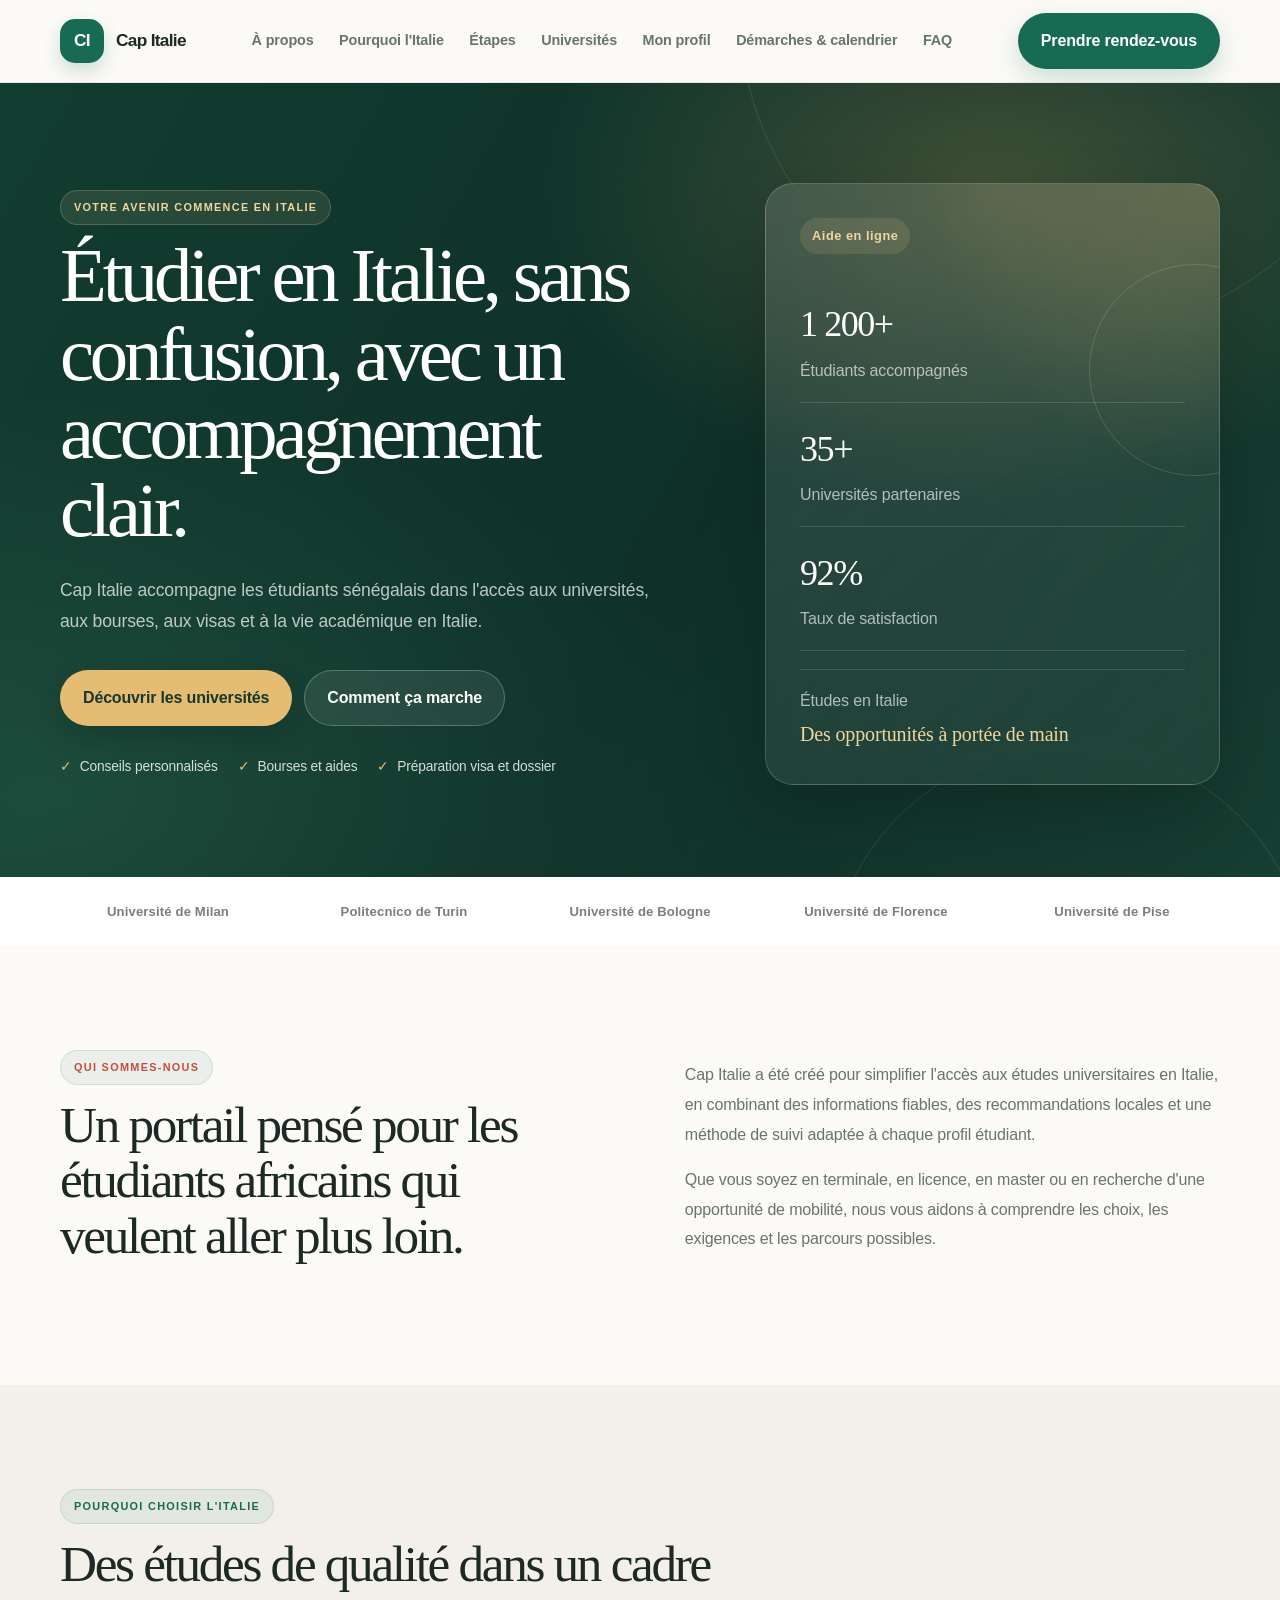
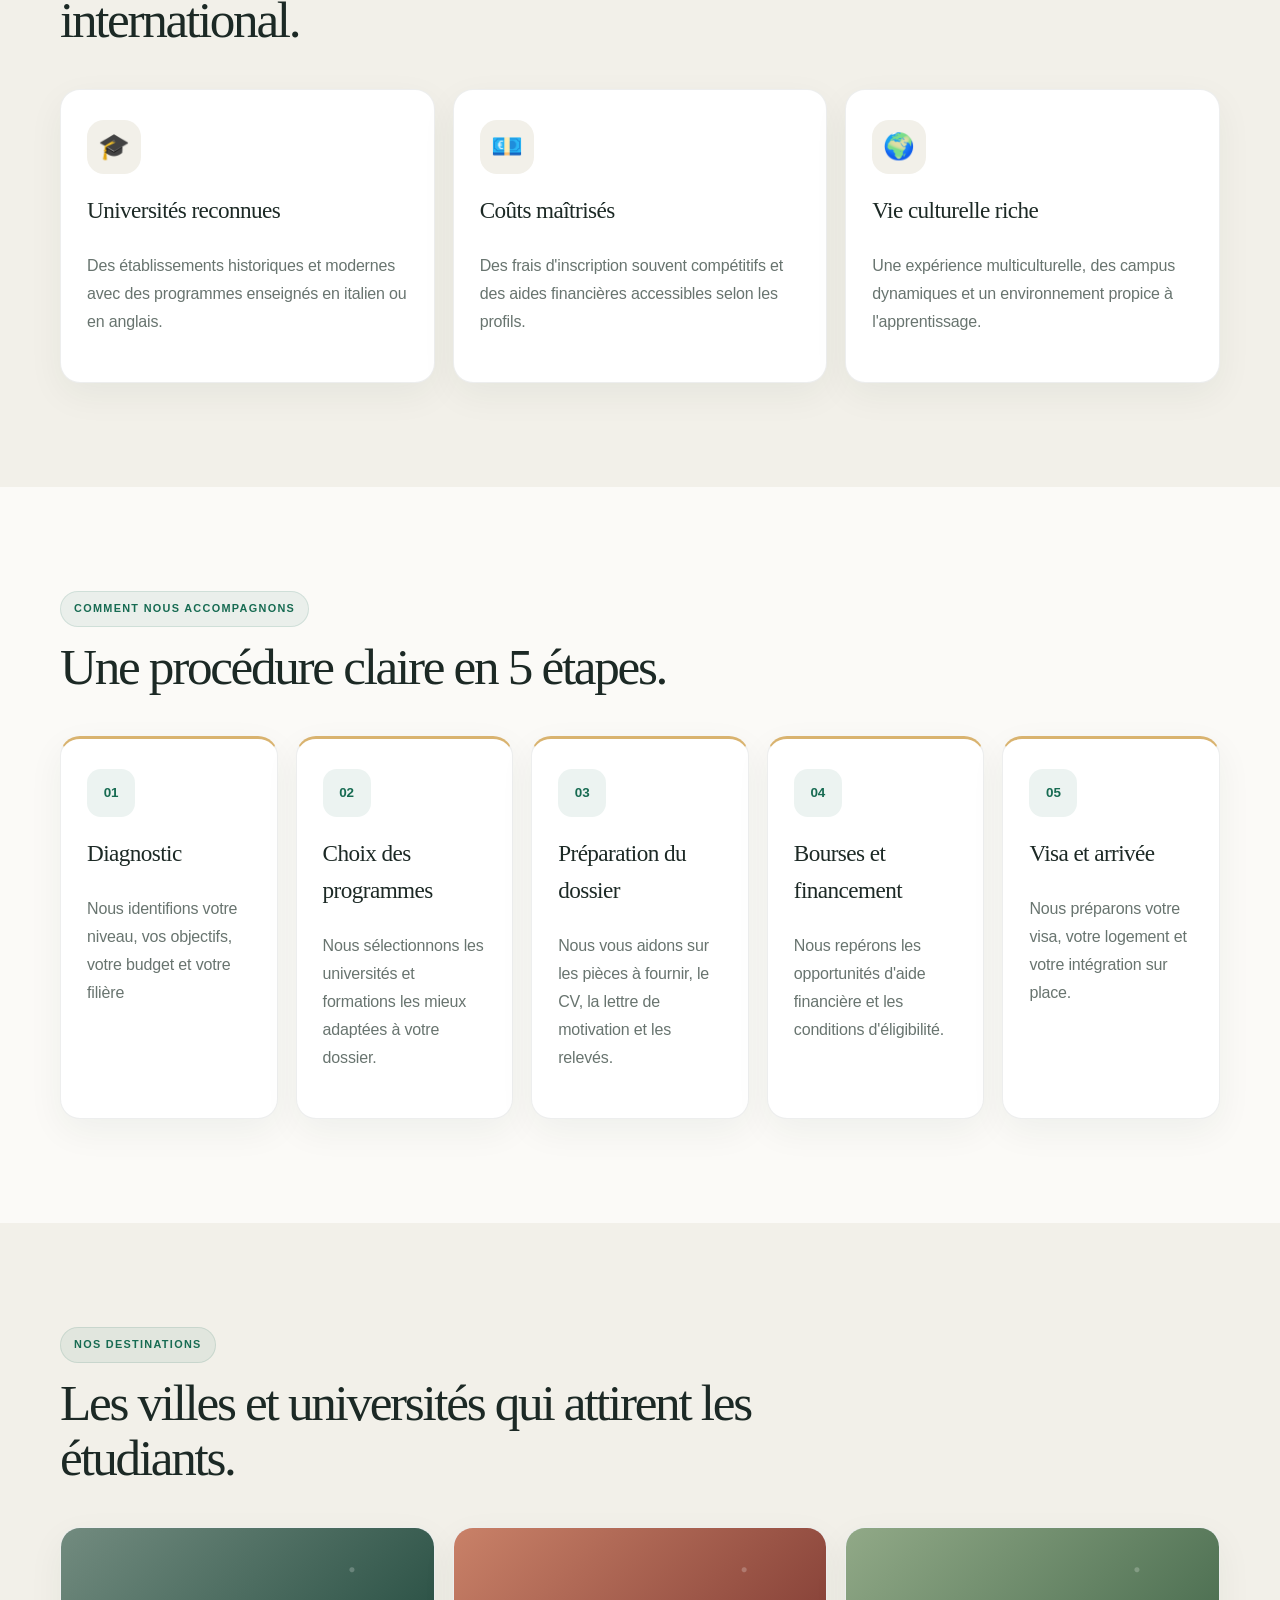
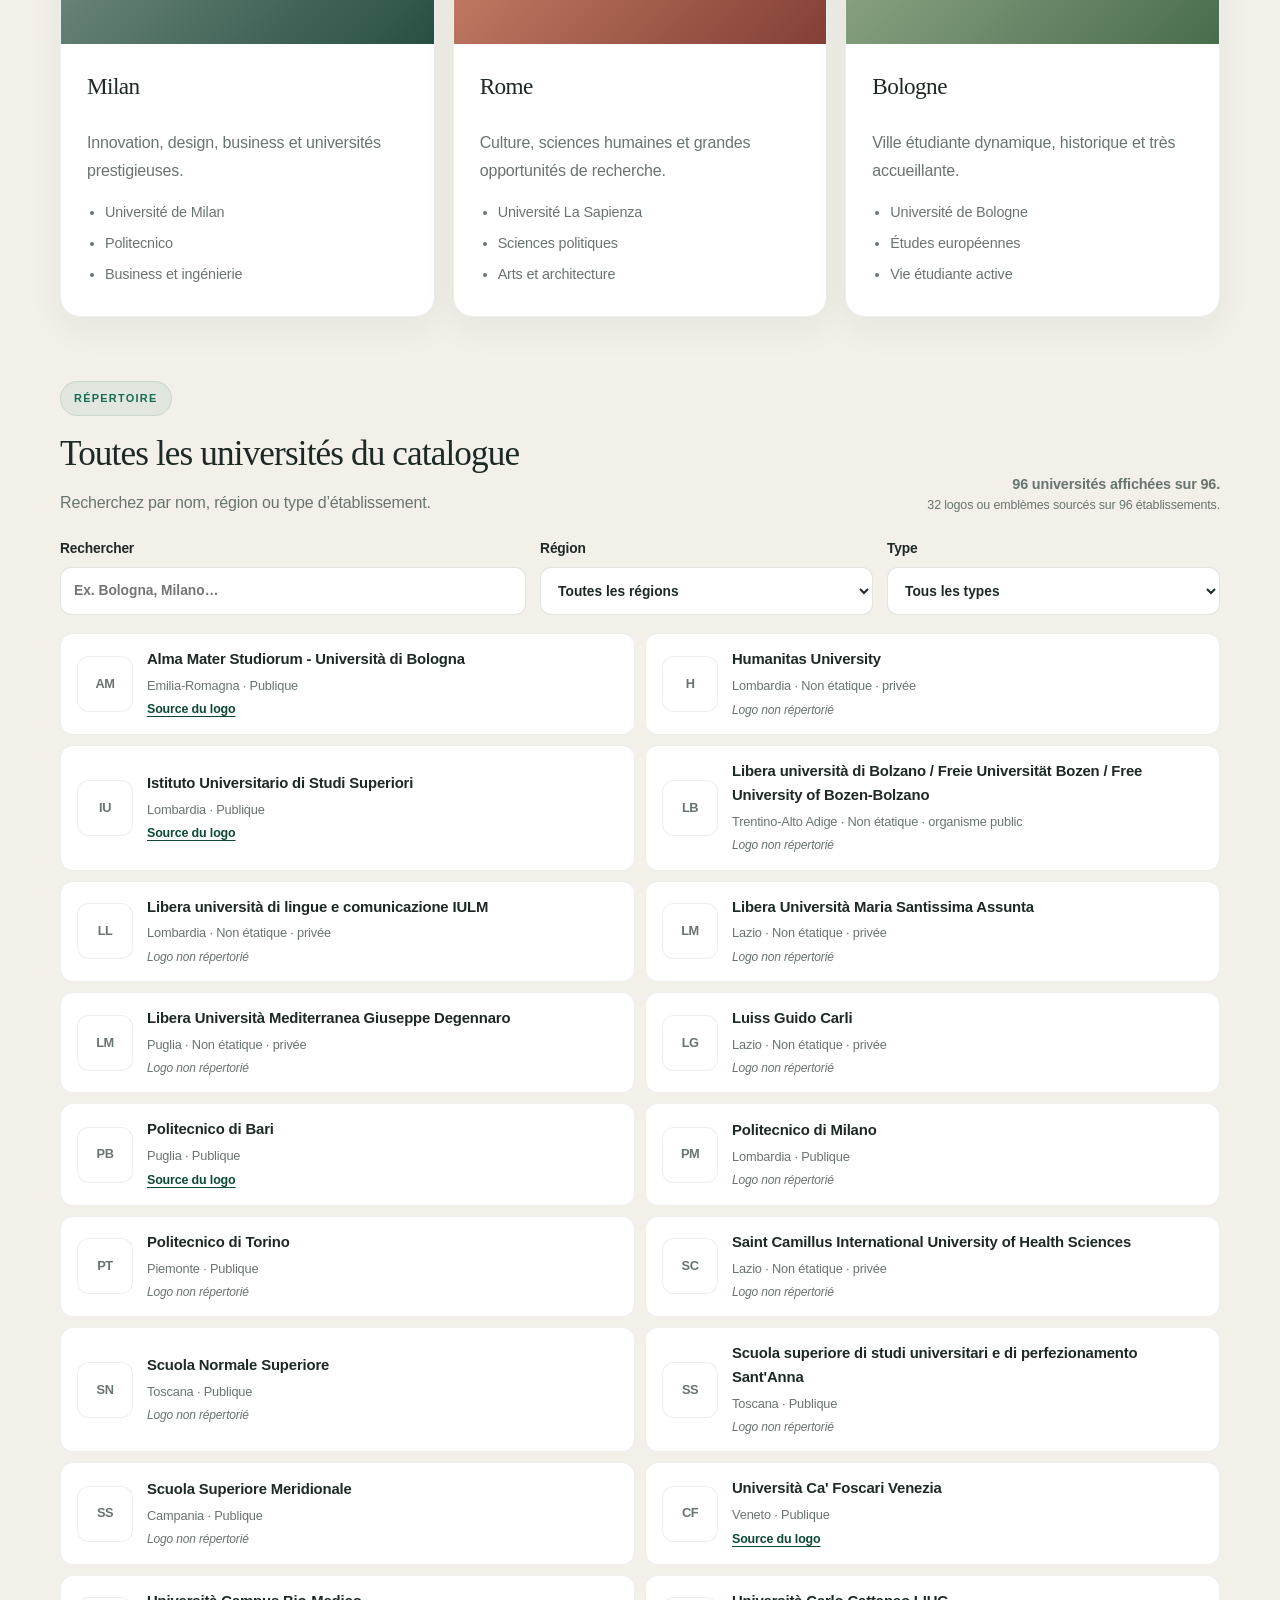
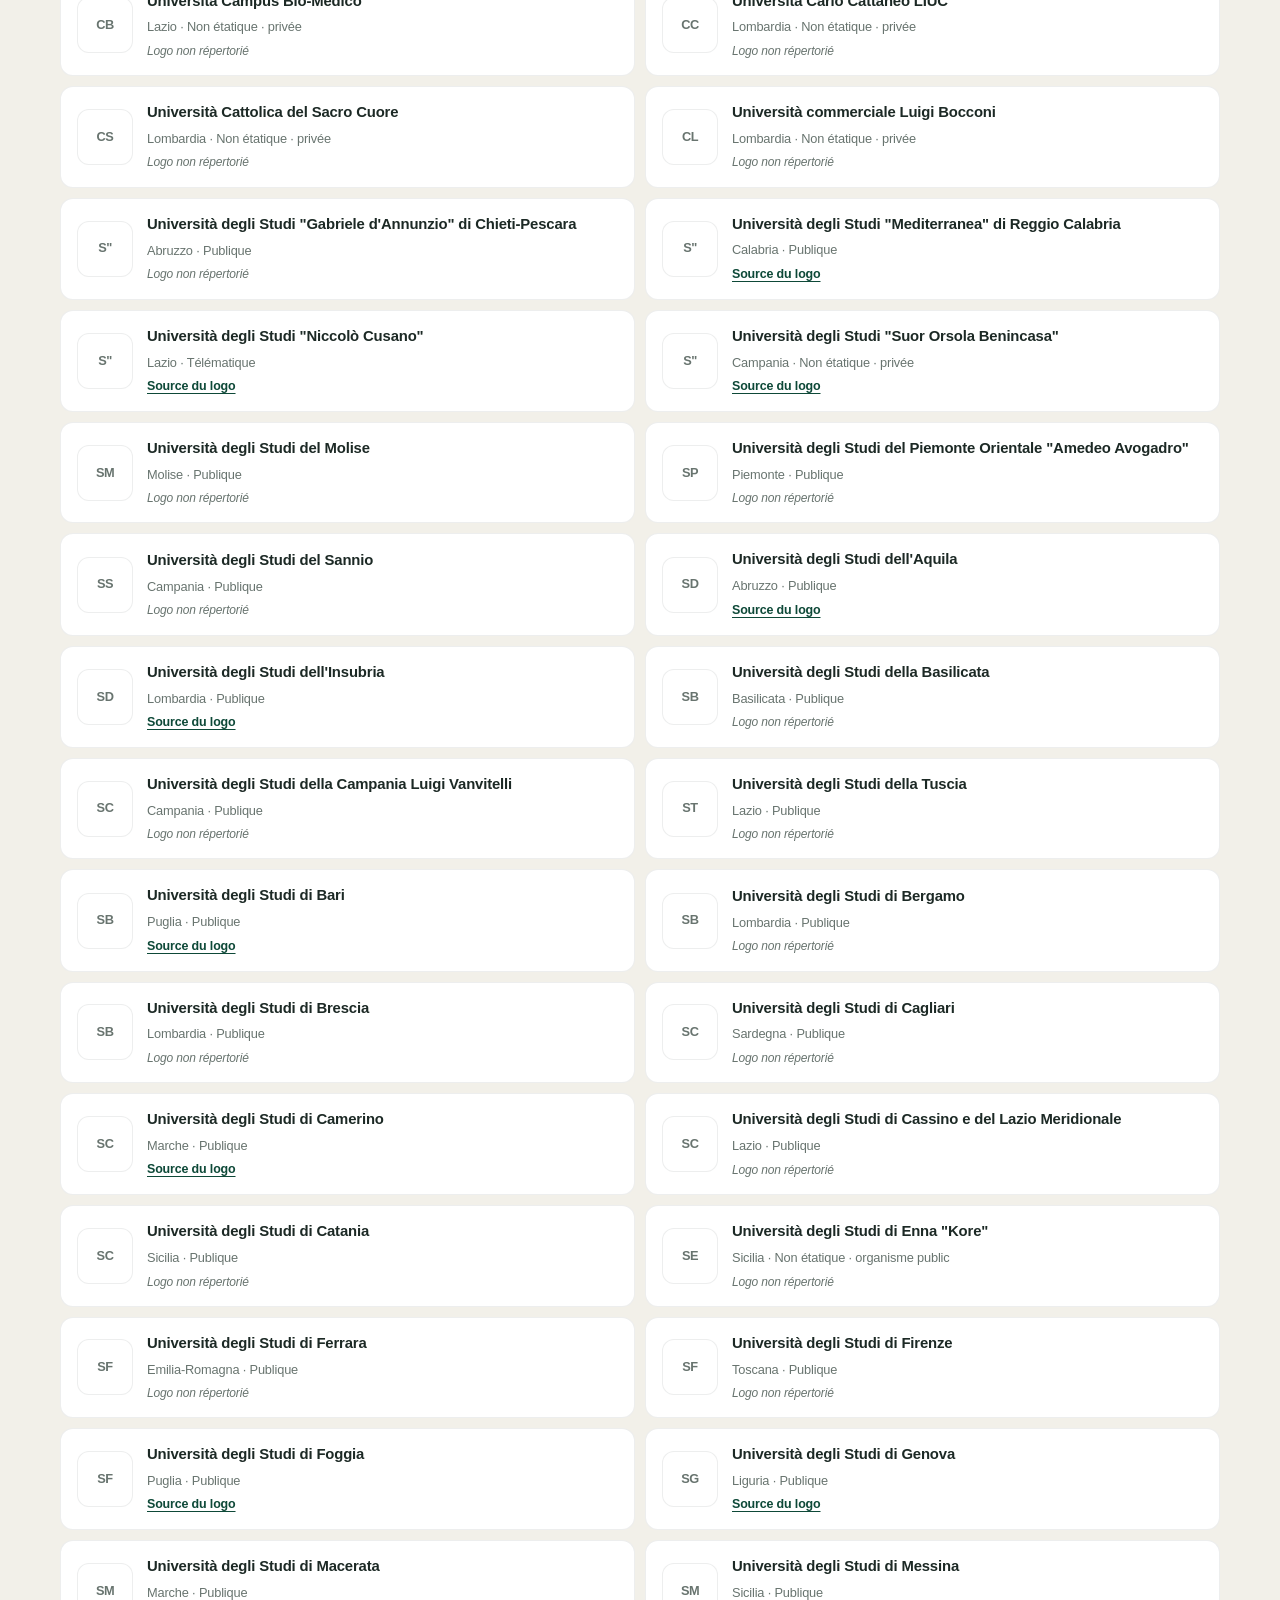
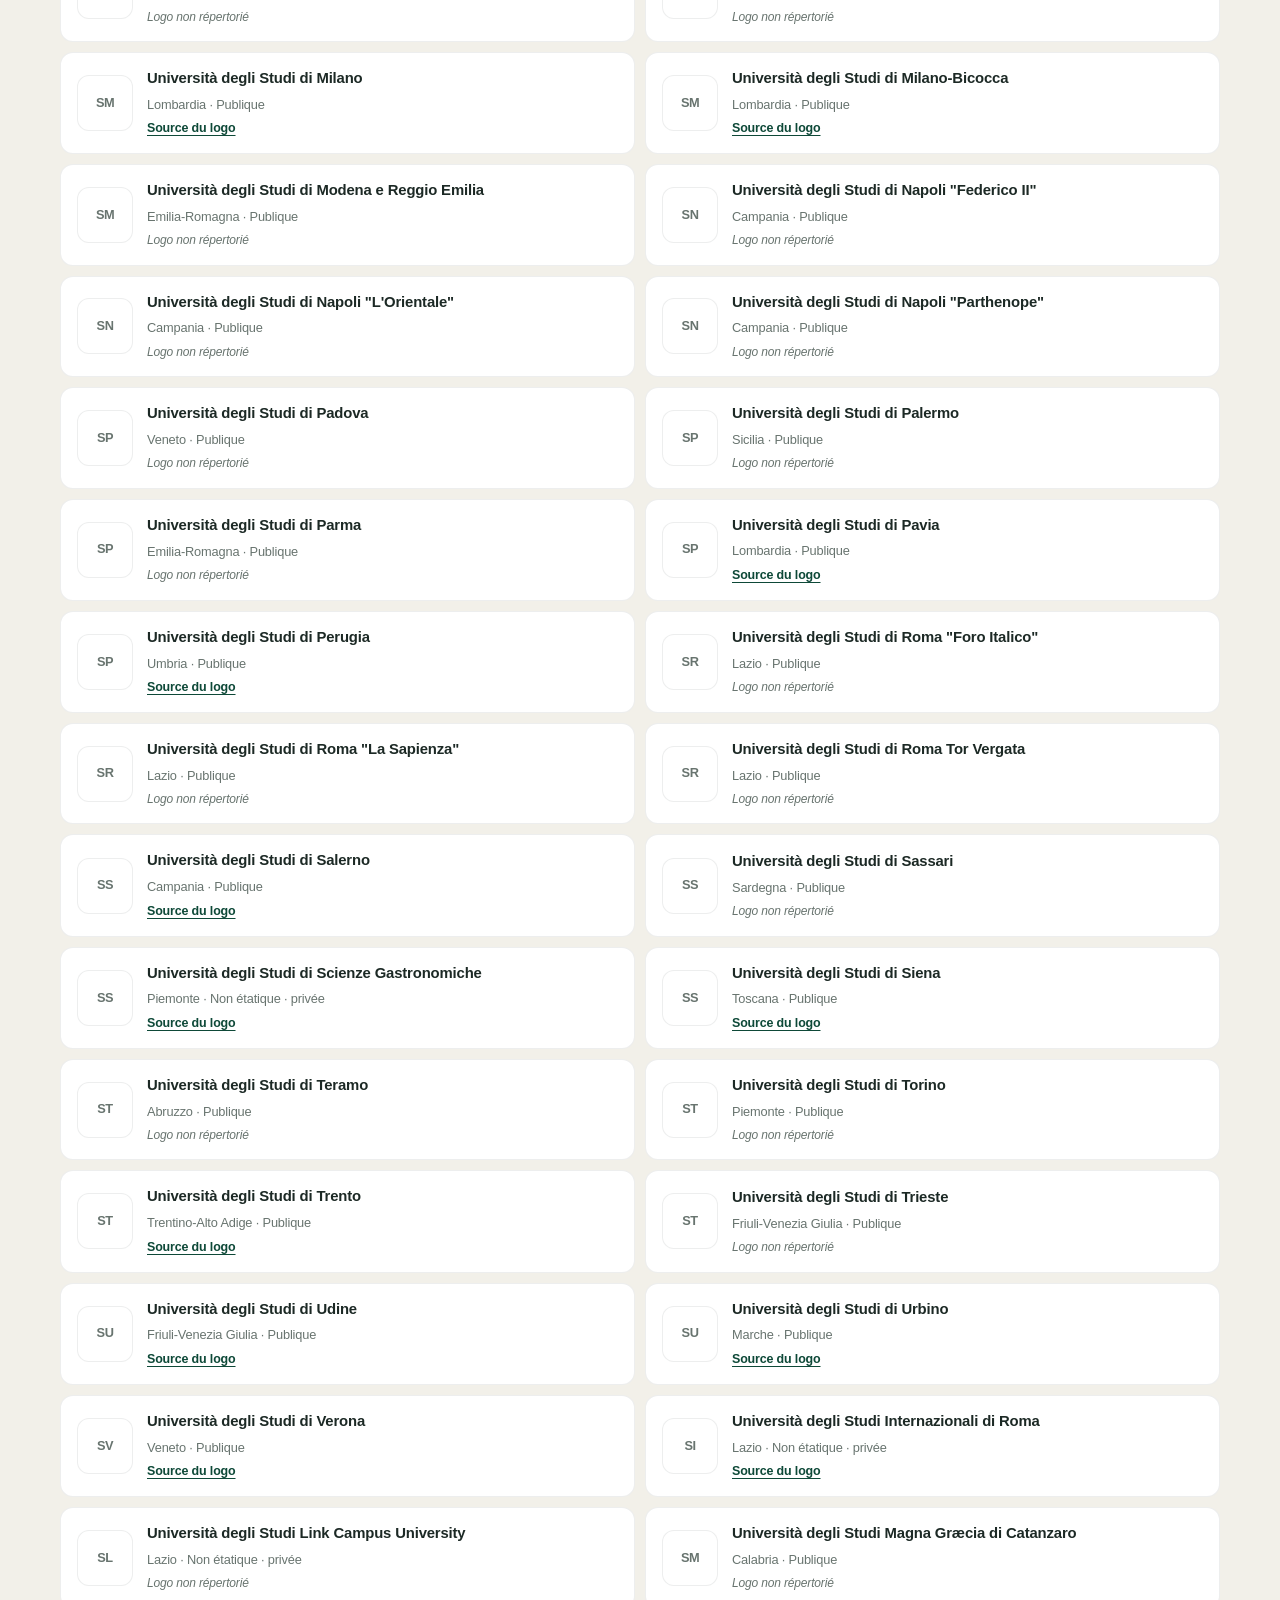
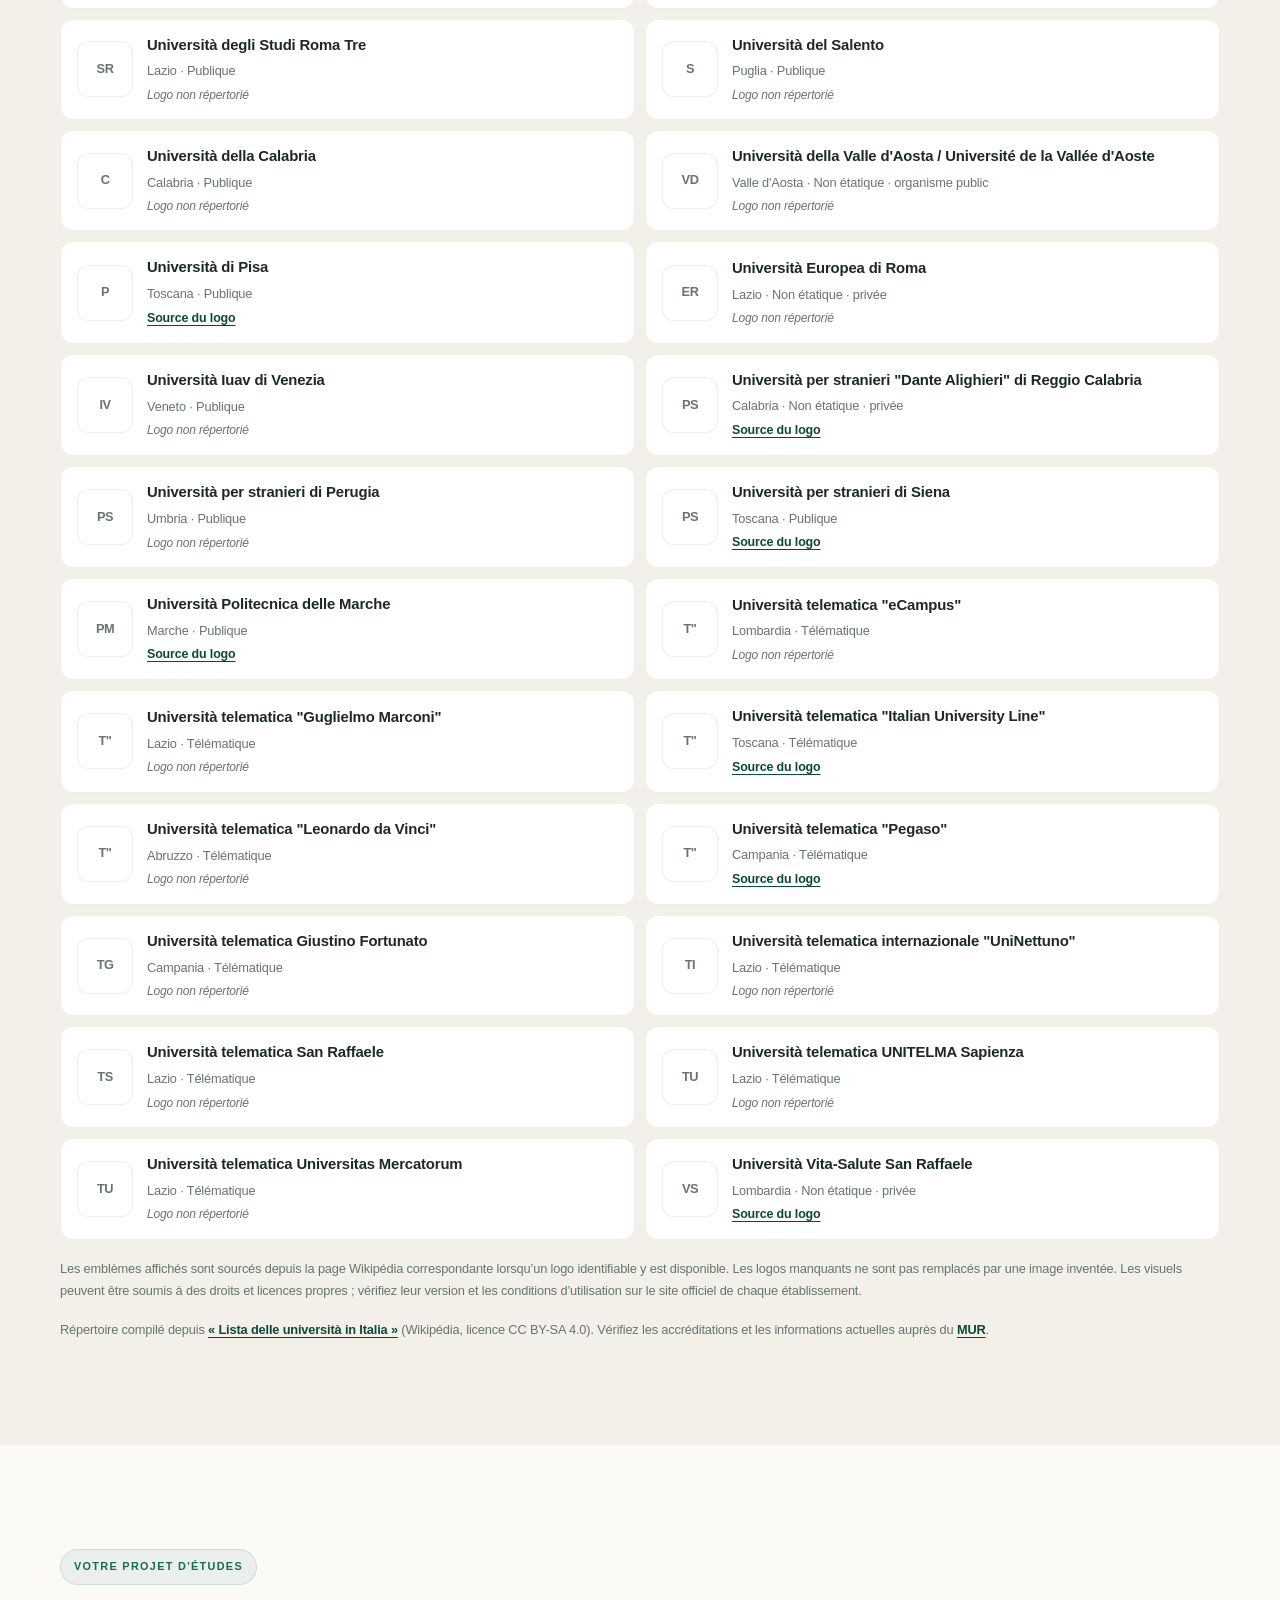
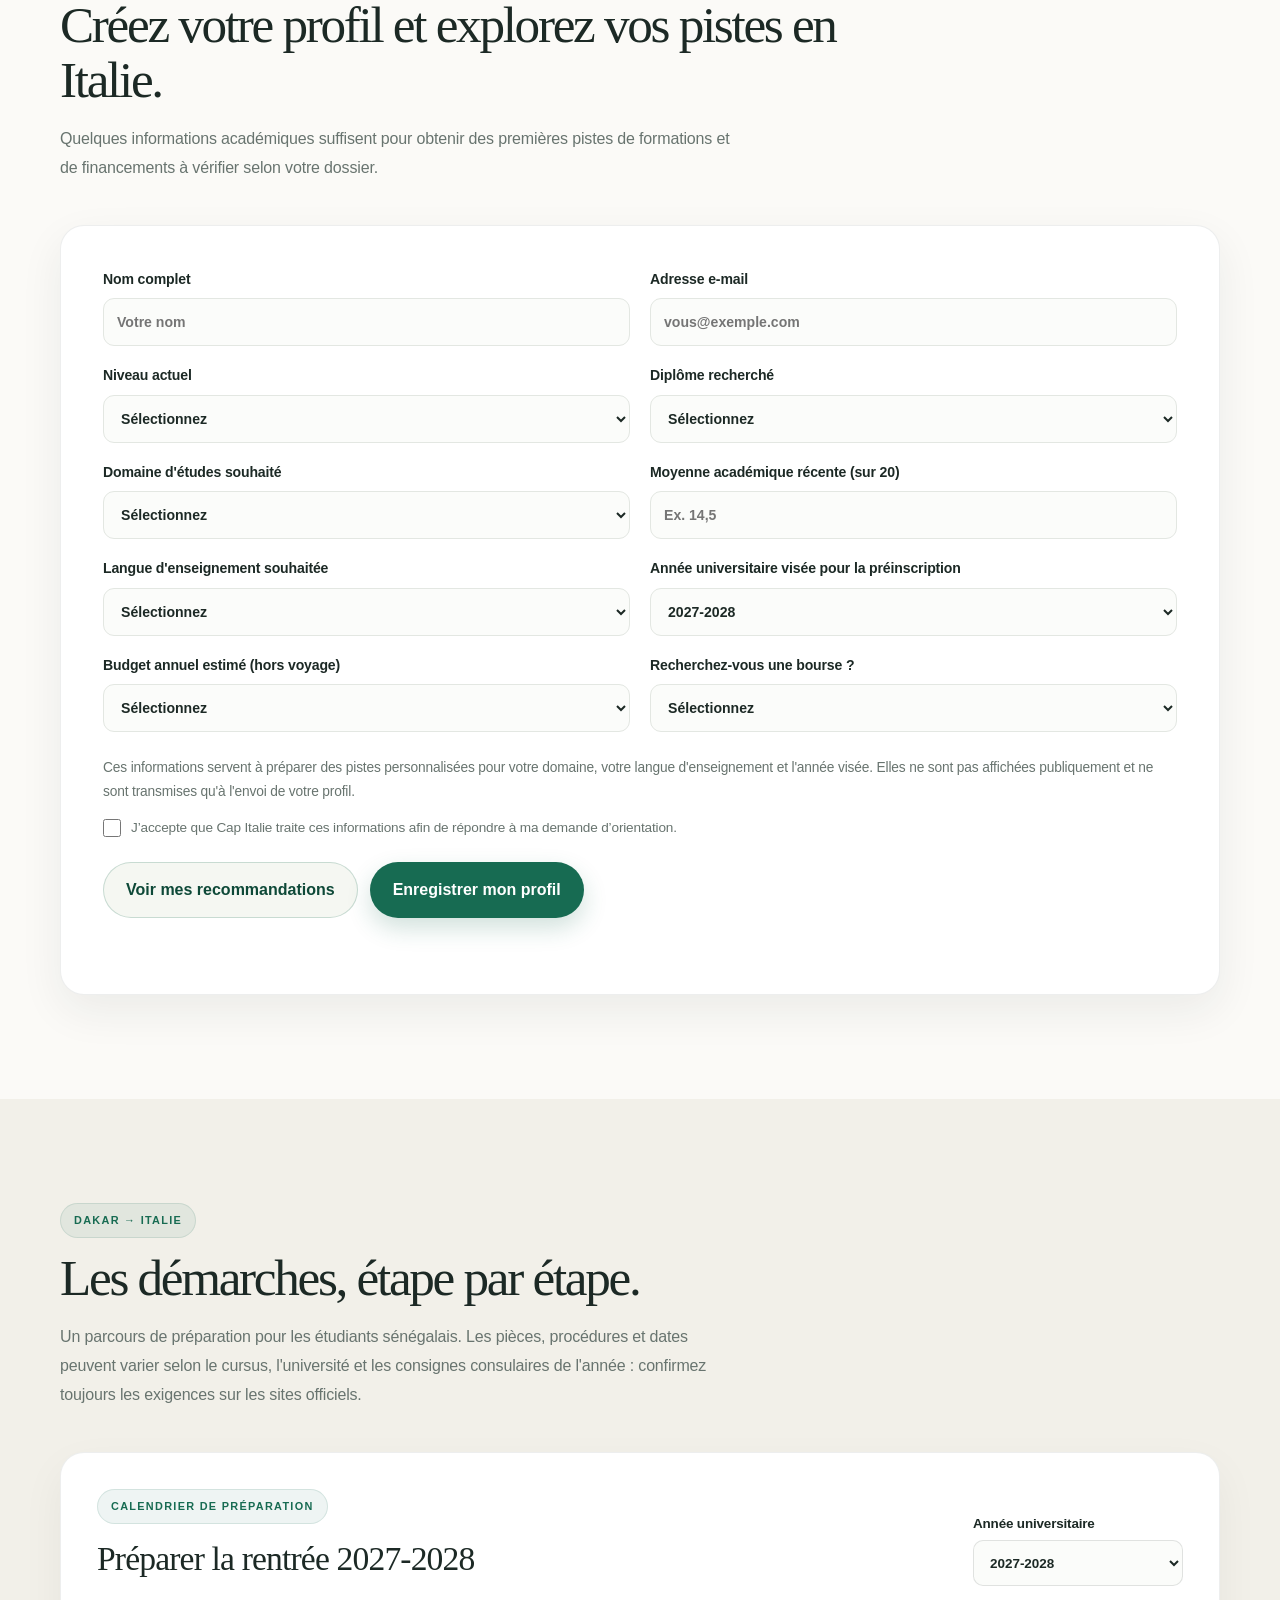
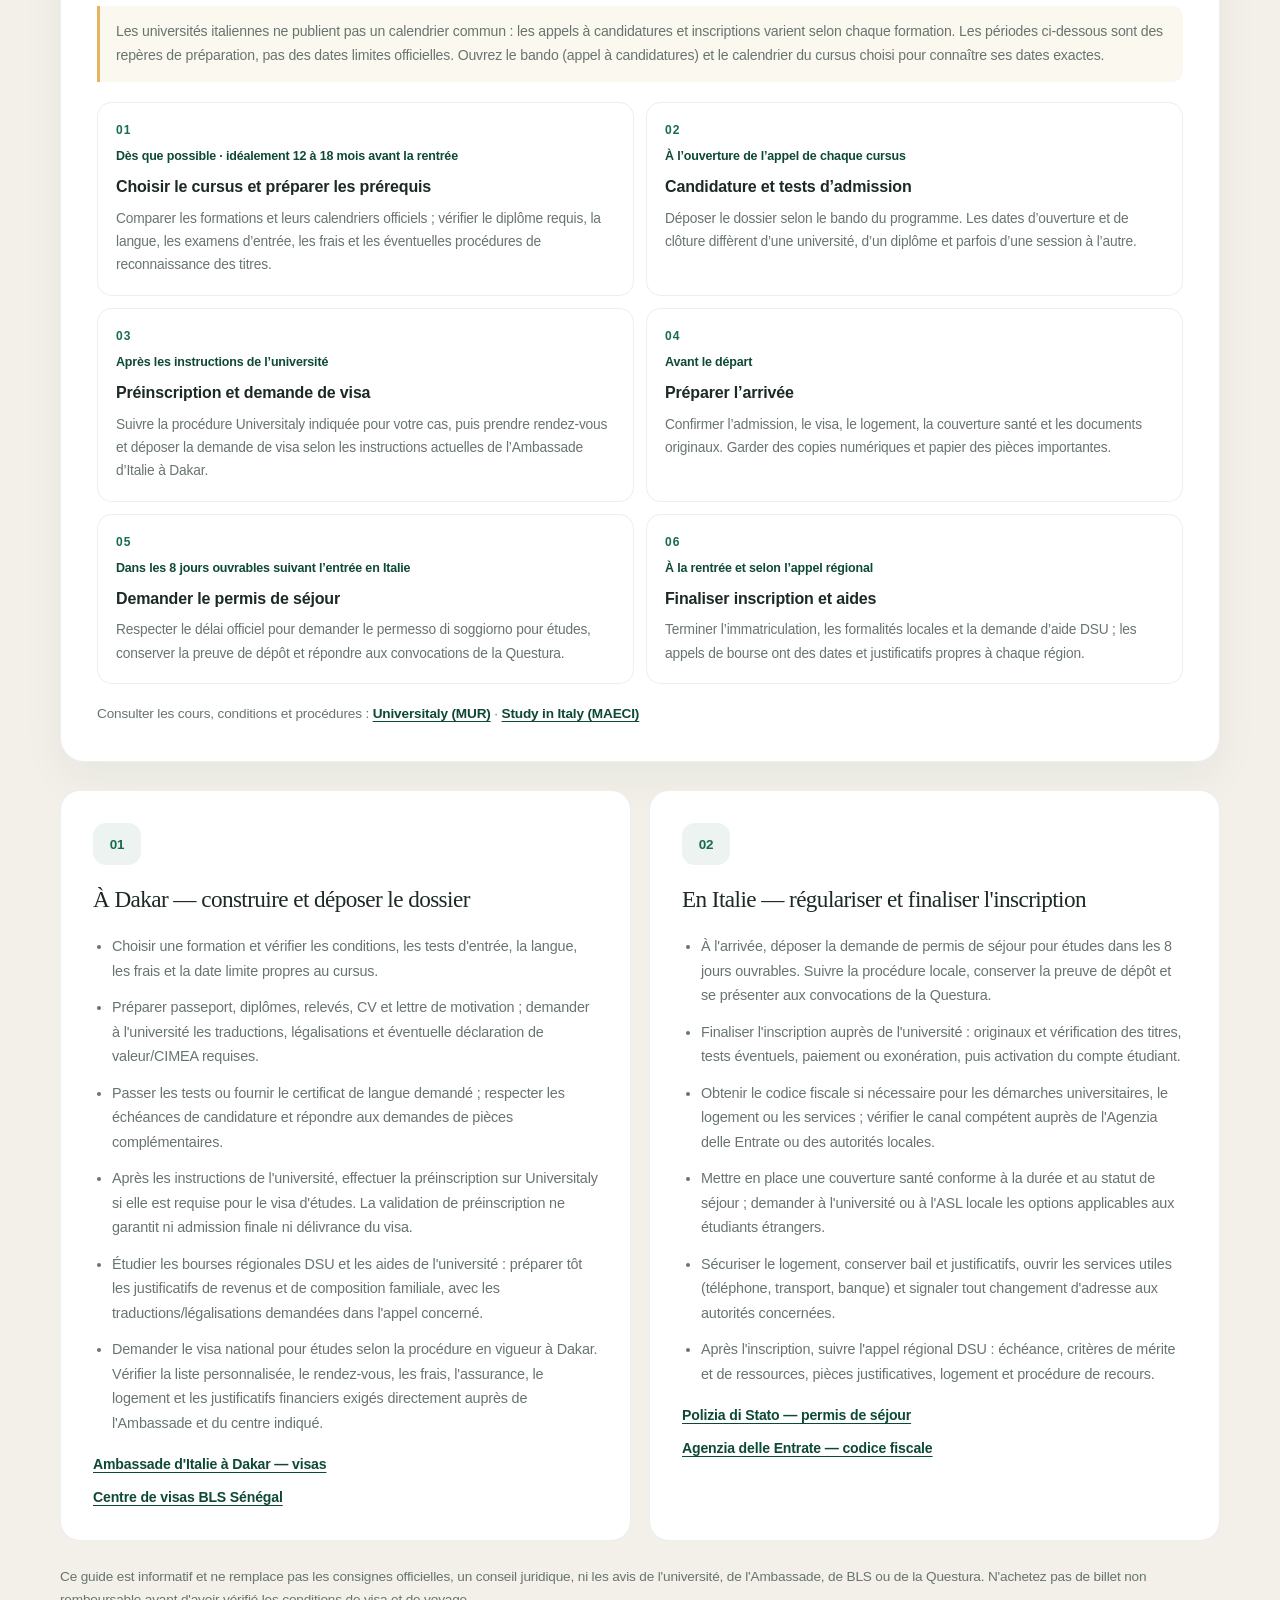
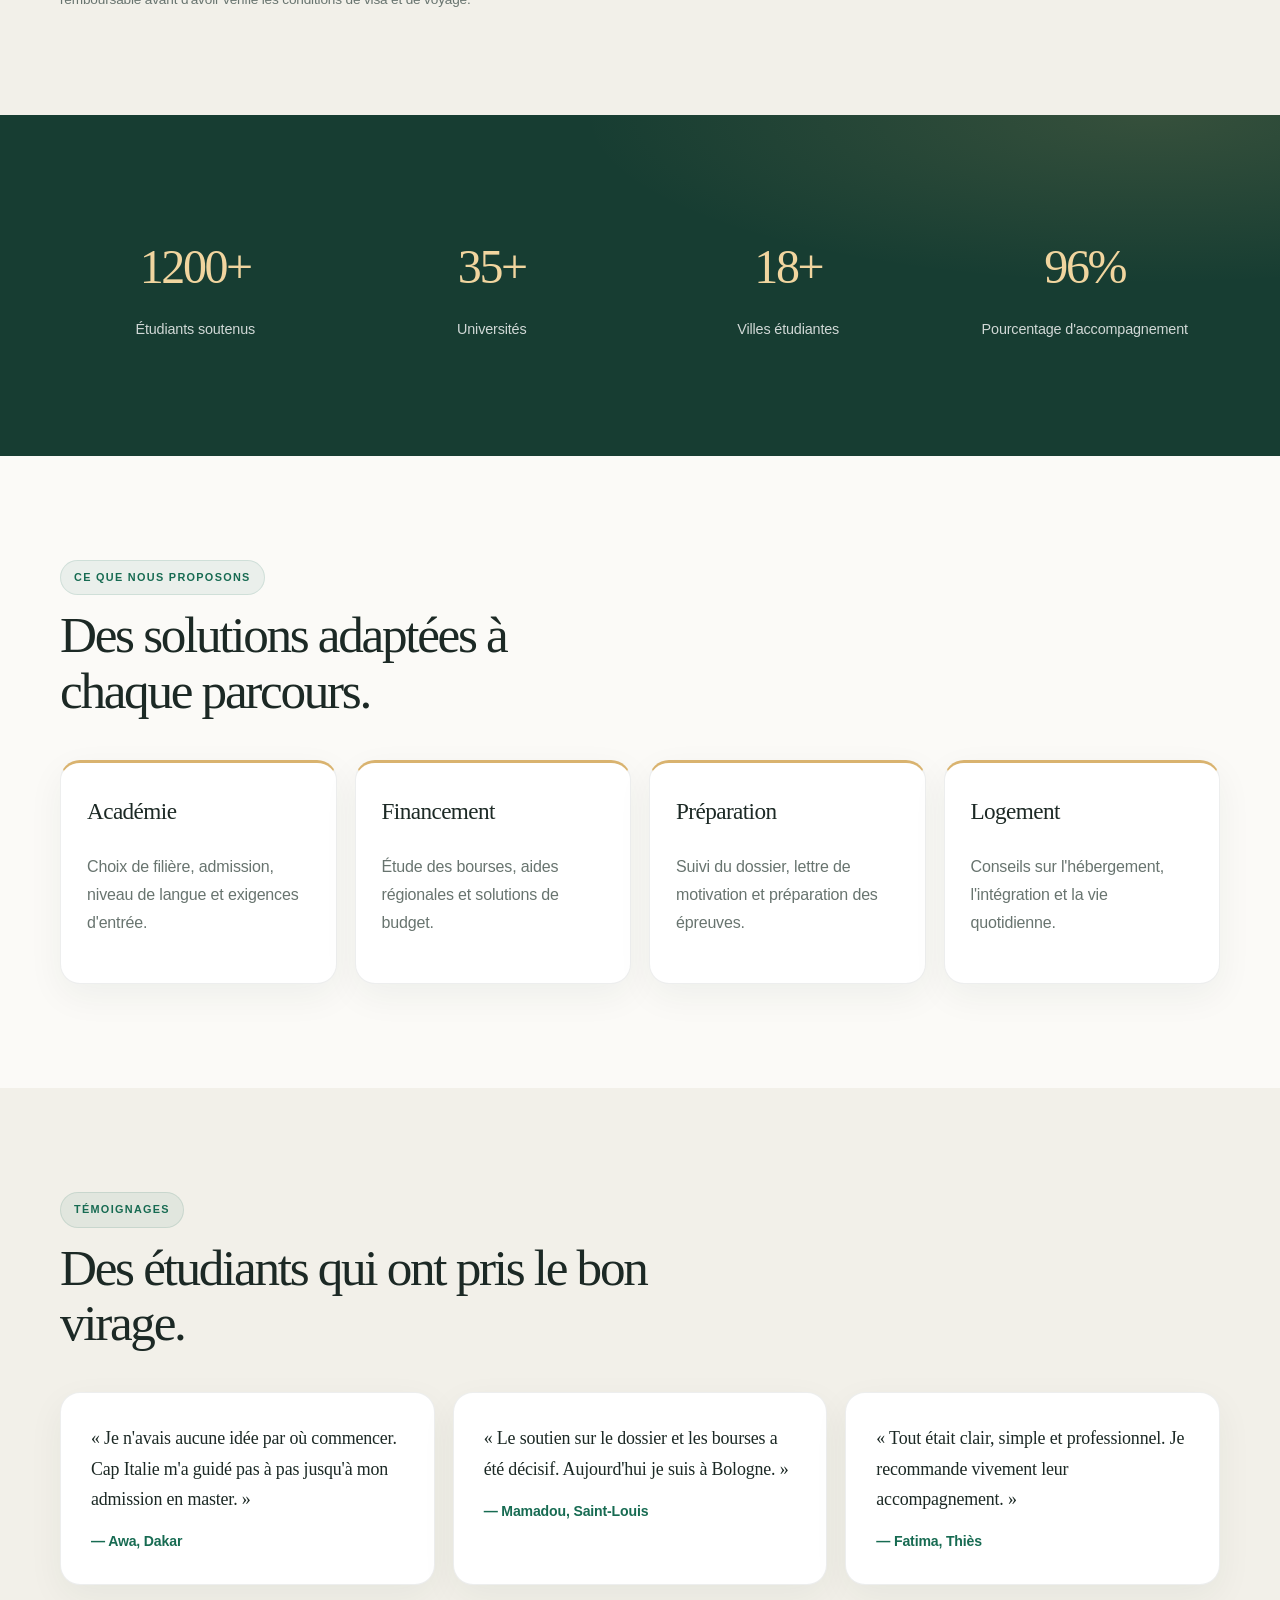
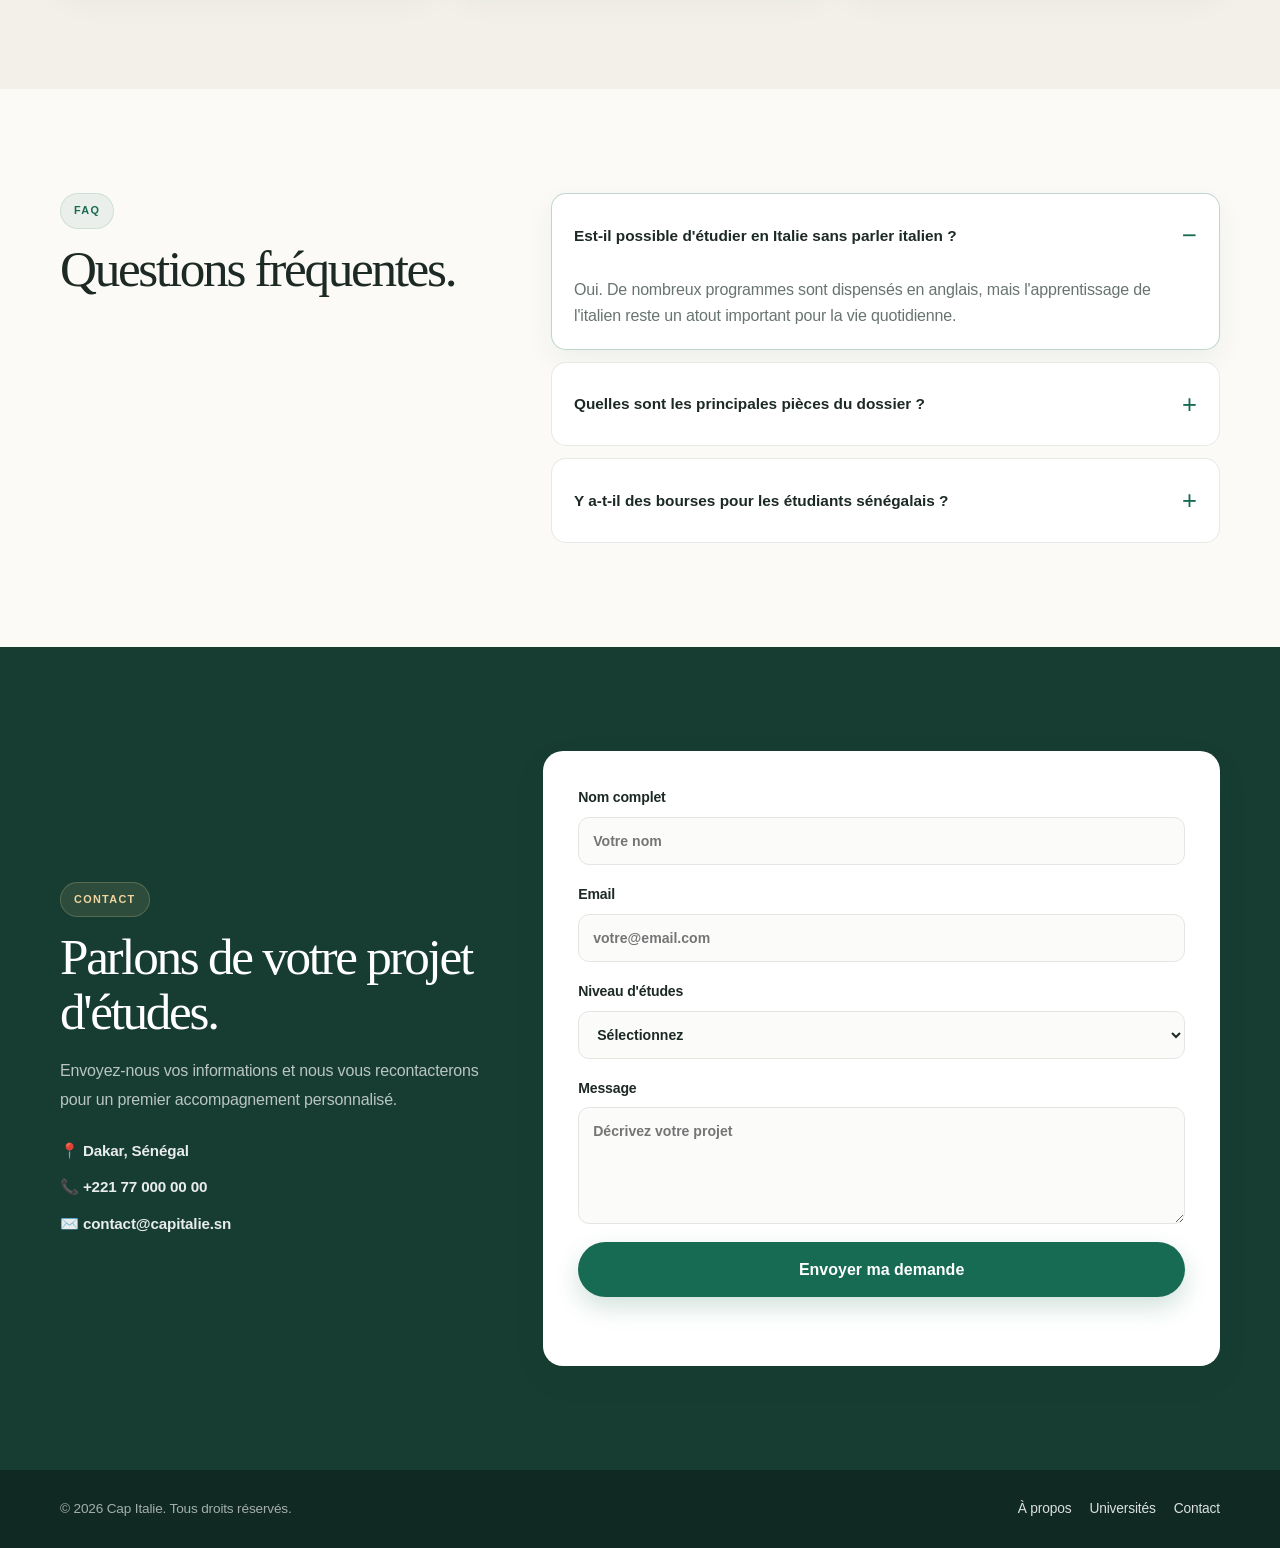
<file: public/index.html>
<!DOCTYPE html>
<html lang="fr">
  <head>
    <meta charset="UTF-8" />
    <meta name="viewport" content="width=device-width, initial-scale=1.0" />
    <meta
      name="description"
      content="Cap Italie aide les étudiants sénégalais à découvrir les opportunités d'études en Italie, les universités, les bourses et les étapes à suivre."
    />
    <title>Cap Italie | Votre guide pour étudier en Italie</title>
    <link rel="stylesheet" href="styles.css" />
  </head>
  <body>
    <header class="site-header">
      <div class="container nav-wrap">
        <a class="brand" href="#top" aria-label="Accueil Cap Italie">
          <span class="brand-mark">CI</span>
          <span>Cap Italie</span>
        </a>

        <nav class="main-nav" aria-label="Navigation principale">
          <a href="#about">À propos</a>
          <a href="#why-italy">Pourquoi l'Italie</a>
          <a href="#process">Étapes</a>
          <a href="#universities">Universités</a>
          <a href="#profile">Mon profil</a>
          <a href="#administrative-steps">Démarches & calendrier</a>
          <a href="#faq">FAQ</a>
        </nav>

        <button class="menu-toggle" aria-label="Ouvrir le menu" aria-expanded="false">
          <span></span>
          <span></span>
          <span></span>
        </button>

        <a class="btn btn-primary nav-cta" href="#contact">Prendre rendez-vous</a>
      </div>
    </header>

    <main id="top">
      <section class="hero">
        <div class="container hero-grid">
          <div class="hero-copy">
            <span class="eyebrow">Votre avenir commence en Italie</span>
            <h1>Étudier en Italie, sans confusion, avec un accompagnement clair.</h1>
            <p>
              Cap Italie accompagne les étudiants sénégalais dans l'accès aux universités,
              aux bourses, aux visas et à la vie académique en Italie.
            </p>
            <div class="hero-actions">
              <a class="btn btn-primary" href="#universities">Découvrir les universités</a>
              <a class="btn btn-secondary" href="#process">Comment ça marche</a>
            </div>
            <ul class="hero-list" aria-label="Avantages">
              <li>Conseils personnalisés</li>
              <li>Bourses et aides</li>
              <li>Préparation visa et dossier</li>
            </ul>
          </div>

          <div class="hero-card">
            <div class="card-badge">Aide en ligne</div>
            <div class="stat-block">
              <strong>1 200+</strong>
              <span>Étudiants accompagnés</span>
            </div>
            <div class="stat-block">
              <strong>35+</strong>
              <span>Universités partenaires</span>
            </div>
            <div class="stat-block">
              <strong>92%</strong>
              <span>Taux de satisfaction</span>
            </div>
            <div class="mini-cta">
              <span>Études en Italie</span>
              <strong>Des opportunités à portée de main</strong>
            </div>
          </div>
        </div>
      </section>

      <section class="partners">
        <div class="container partners-row" aria-label="Partenaires et institutions">
          <span>Université de Milan</span>
          <span>Politecnico de Turin</span>
          <span>Université de Bologne</span>
          <span>Université de Florence</span>
          <span>Université de Pise</span>
        </div>
      </section>

      <section id="about" class="section">
        <div class="container two-col">
          <div>
            <span class="eyebrow eyebrow-alt">Qui sommes-nous</span>
            <h2>Un portail pensé pour les étudiants africains qui veulent aller plus loin.</h2>
          </div>
          <div>
            <p>
              Cap Italie a été créé pour simplifier l'accès aux études universitaires en
              Italie, en combinant des informations fiables, des recommandations locales et
              une méthode de suivi adaptée à chaque profil étudiant.
            </p>
            <p>
              Que vous soyez en terminale, en licence, en master ou en recherche d'une
              opportunité de mobilité, nous vous aidons à comprendre les choix, les
              exigences et les parcours possibles.
            </p>
          </div>
        </div>
      </section>

      <section id="why-italy" class="section section-soft">
        <div class="container">
          <div class="section-heading">
            <span class="eyebrow">Pourquoi choisir l'Italie</span>
            <h2>Des études de qualité dans un cadre international.</h2>
          </div>

          <div class="card-grid">
            <article class="info-card">
              <div class="icon">🎓</div>
              <h3>Universités reconnues</h3>
              <p>Des établissements historiques et modernes avec des programmes enseignés en italien ou en anglais.</p>
            </article>

            <article class="info-card">
              <div class="icon">💶</div>
              <h3>Coûts maîtrisés</h3>
              <p>Des frais d'inscription souvent compétitifs et des aides financières accessibles selon les profils.</p>
            </article>

            <article class="info-card">
              <div class="icon">🌍</div>
              <h3>Vie culturelle riche</h3>
              <p>Une expérience multiculturelle, des campus dynamiques et un environnement propice à l'apprentissage.</p>
            </article>
          </div>
        </div>
      </section>

      <section id="process" class="section">
        <div class="container">
          <div class="section-heading">
            <span class="eyebrow">Comment nous accompagnons</span>
            <h2>Une procédure claire en 5 étapes.</h2>
          </div>

          <div class="steps-grid">
            <article class="step-item">
              <span class="step-number">01</span>
              <h3>Diagnostic</h3>
              <p>Nous identifions votre niveau, vos objectifs, votre budget et votre filière</p>
            </article>
            <article class="step-item">
              <span class="step-number">02</span>
              <h3>Choix des programmes</h3>
              <p>Nous sélectionnons les universités et formations les mieux adaptées à votre dossier.</p>
            </article>
            <article class="step-item">
              <span class="step-number">03</span>
              <h3>Préparation du dossier</h3>
              <p>Nous vous aidons sur les pièces à fournir, le CV, la lettre de motivation et les relevés.</p>
            </article>
            <article class="step-item">
              <span class="step-number">04</span>
              <h3>Bourses et financement</h3>
              <p>Nous repérons les opportunités d'aide financière et les conditions d'éligibilité.</p>
            </article>
            <article class="step-item">
              <span class="step-number">05</span>
              <h3>Visa et arrivée</h3>
              <p>Nous préparons votre visa, votre logement et votre intégration sur place.</p>
            </article>
          </div>
        </div>
      </section>

      <section id="universities" class="section section-soft">
        <div class="container">
          <div class="section-heading">
            <span class="eyebrow">Nos destinations</span>
            <h2>Les villes et universités qui attirent les étudiants.</h2>
          </div>

          <div class="universities-grid">
            <article class="university-card">
              <div class="card-top blue"></div>
              <h3>Milan</h3>
              <p>Innovation, design, business et universités prestigieuses.</p>
              <ul>
                <li>Université de Milan</li>
                <li>Politecnico</li>
                <li>Business et ingénierie</li>
              </ul>
            </article>

            <article class="university-card">
              <div class="card-top red"></div>
              <h3>Rome</h3>
              <p>Culture, sciences humaines et grandes opportunités de recherche.</p>
              <ul>
                <li>Université La Sapienza</li>
                <li>Sciences politiques</li>
                <li>Arts et architecture</li>
              </ul>
            </article>

            <article class="university-card">
              <div class="card-top green"></div>
              <h3>Bologne</h3>
              <p>Ville étudiante dynamique, historique et très accueillante.</p>
              <ul>
                <li>Université de Bologne</li>
                <li>Études européennes</li>
                <li>Vie étudiante active</li>
              </ul>
            </article>
          </div>

          <div class="directory-heading" id="university-directory">
            <div>
              <span class="eyebrow">Répertoire</span>
              <h3>Toutes les universités du catalogue</h3>
              <p>Recherchez par nom, région ou type d’établissement.</p>
            </div>
            <div class="directory-counts">
              <p class="directory-count" id="universityCount" aria-live="polite">Chargement du répertoire…</p>
              <p class="directory-logo-count" id="universityLogoCount"></p>
            </div>
          </div>

          <div class="directory-filters">
            <label>
              Rechercher
              <input type="search" id="universitySearch" placeholder="Ex. Bologna, Milano…" autocomplete="off" />
            </label>
            <label>
              Région
              <select id="universityRegion">
                <option value="">Toutes les régions</option>
              </select>
            </label>
            <label>
              Type
              <select id="universityType">
                <option value="">Tous les types</option>
                <option value="public">Publique</option>
                <option value="nonstate-public-promoted">Non étatique (promue par un organisme public)</option>
                <option value="nonstate-private">Non étatique (privée)</option>
                <option value="telematic">Télématique</option>
              </select>
            </label>
          </div>

          <ul class="university-directory-list" id="universityList" aria-label="Répertoire des universités italiennes"></ul>
          <p class="directory-empty" id="universityEmpty" hidden>Aucun établissement ne correspond à ces filtres.</p>
          <p class="directory-source">
            Les emblèmes affichés sont sourcés depuis la page Wikipédia correspondante lorsqu’un logo identifiable y est disponible.
            Les logos manquants ne sont pas remplacés par une image inventée. Les visuels peuvent être soumis à des droits et licences propres ;
            vérifiez leur version et les conditions d’utilisation sur le site officiel de chaque établissement.
          </p>
          <p class="directory-source">
            Répertoire compilé depuis
            <a href="https://it.wikipedia.org/wiki/Lista_delle_universit%C3%A0_in_Italia" target="_blank" rel="noreferrer">« Lista delle università in Italia »</a>
            (Wikipédia, licence CC BY-SA 4.0). Vérifiez les accréditations et les informations actuelles auprès du
            <a href="https://dati-ustat.mur.gov.it/dataset/metadati" target="_blank" rel="noreferrer">MUR</a>.
          </p>
        </div>
      </section>

      <section id="profile" class="section profile-section">
        <div class="container">
          <div class="section-heading profile-heading">
            <span class="eyebrow">Votre projet d'études</span>
            <h2>Créez votre profil et explorez vos pistes en Italie.</h2>
            <p>
              Quelques informations académiques suffisent pour obtenir des premières pistes
              de formations et de financements à vérifier selon votre dossier.
            </p>
          </div>

          <form
            class="profile-form"
            id="profileForm"
            name="student-profile"
            method="POST"
            action="merci.html"
            data-netlify="true"
            netlify-honeypot="profile-bot-field"
          >
            <input type="hidden" name="form-name" value="student-profile" />
            <label class="hidden-field" aria-hidden="true">
              Ne pas remplir
              <input name="profile-bot-field" tabindex="-1" autocomplete="off" />
            </label>

            <div class="profile-form-grid">
              <label>
                Nom complet
                <input type="text" name="name" autocomplete="name" maxlength="120" placeholder="Votre nom" required />
              </label>
              <label>
                Adresse e-mail
                <input type="email" name="email" autocomplete="email" maxlength="254" placeholder="vous@exemple.com" required />
              </label>
              <label>
                Niveau actuel
                <select name="currentLevel" required>
                  <option value="">Sélectionnez</option>
                  <option value="terminale">Terminale</option>
                  <option value="bac">Baccalauréat obtenu</option>
                  <option value="licence1">Licence 1</option>
                  <option value="licence2">Licence 2</option>
                  <option value="licence3">Licence 3</option>
                  <option value="master">Master</option>
                  <option value="other">Autre</option>
                </select>
              </label>
              <label>
                Diplôme recherché
                <select name="targetDegree" required>
                  <option value="">Sélectionnez</option>
                  <option value="bachelor">Licence / Bachelor</option>
                  <option value="master">Master</option>
                  <option value="doctorate">Doctorat</option>
                  <option value="exchange">Échange / mobilité</option>
                </select>
              </label>
              <label>
                Domaine d'études souhaité
                <select name="field" required>
                  <option value="">Sélectionnez</option>
                  <option value="engineering">Ingénierie et technologie</option>
                  <option value="business">Économie, gestion et commerce</option>
                  <option value="science">Sciences et santé</option>
                  <option value="humanities">Lettres, langues et sciences humaines</option>
                  <option value="law">Droit et sciences politiques</option>
                  <option value="arts">Arts, design et architecture</option>
                  <option value="other">Autre domaine</option>
                </select>
              </label>
              <label>
                Moyenne académique récente (sur 20)
                <input type="number" name="averageGrade" min="0" max="20" step="0.1" inputmode="decimal" placeholder="Ex. 14,5" required />
              </label>
              <label>
                Langue d'enseignement souhaitée
                <select name="studyLanguage" required>
                  <option value="">Sélectionnez</option>
                  <option value="english">Anglais</option>
                  <option value="italian">Italien</option>
                  <option value="either">Anglais ou italien</option>
                  <option value="learning">Je suis prêt(e) à apprendre</option>
                </select>
              </label>
              <label>
                Année universitaire visée pour la préinscription
                <select name="preRegistrationYear" id="preRegistrationYear" required>
                  <option value="">Chargement des années…</option>
                </select>
              </label>
              <label>
                Budget annuel estimé (hors voyage)
                <select name="annualBudget" required>
                  <option value="">Sélectionnez</option>
                  <option value="under-5000">Moins de 5 000 €</option>
                  <option value="5000-10000">5 000 à 10 000 €</option>
                  <option value="over-10000">Plus de 10 000 €</option>
                  <option value="unknown">Je ne sais pas encore</option>
                </select>
              </label>
              <label>
                Recherchez-vous une bourse ?
                <select name="scholarshipNeed" required>
                  <option value="">Sélectionnez</option>
                  <option value="yes">Oui, c'est nécessaire</option>
                  <option value="helpful">Oui, si possible</option>
                  <option value="no">Non</option>
                </select>
              </label>
            </div>

            <p class="profile-privacy">
              Ces informations servent à préparer des pistes personnalisées pour votre domaine,
              votre langue d'enseignement et l'année visée. Elles ne sont
              pas affichées publiquement et ne sont transmises qu'à l'envoi de votre profil.
            </p>
            <p class="static-form-notice">
              Sur GitHub Pages, le profil n'est pas stocké sur le site : l'envoi prépare un brouillon
              d'e-mail que vous devez vérifier et envoyer vous-même.
            </p>

            <label class="consent-label">
              <input type="checkbox" name="consent" value="yes" required />
              <span>J’accepte que Cap Italie traite ces informations afin de répondre à ma demande d’orientation.</span>
            </label>

            <div class="profile-actions">
              <button type="button" class="btn btn-secondary" id="recommendButton">Voir mes recommandations</button>
              <button type="submit" class="btn btn-primary">Enregistrer mon profil</button>
            </div>
            <p class="form-success profile-success" aria-live="polite"></p>
          </form>

          <div class="recommendations" id="recommendations" aria-live="polite" hidden>
            <div class="recommendation-heading">
              <span class="eyebrow">Premières pistes</span>
              <h3>Vos recommandations indicatives</h3>
              <p id="recommendationSummary"></p>
            </div>
            <div class="recommendation-grid">
              <article class="recommendation-card">
                <span class="recommendation-icon" aria-hidden="true">01</span>
                <h4>Universités à explorer</h4>
                <ul id="universityRecommendations"></ul>
                <a class="recommendation-directory-link" href="#university-directory">Parcourir le répertoire complet</a>
              </article>
              <article class="recommendation-card">
                <span class="recommendation-icon" aria-hidden="true">02</span>
                <h4>Pistes de financement</h4>
                <ul id="scholarshipRecommendations"></ul>
              </article>
            </div>
            <p class="recommendation-disclaimer">
              Ces résultats sont des pistes générales, pas une décision d’admission ni une
              promesse de bourse. Les programmes, conditions, montants et dates d’appel
              changent : vérifiez toujours les informations sur les sites officiels des
              universités et des organismes concernés.
            </p>
            <a class="recommendation-directory-link" href="#administrative-steps">Voir les démarches et le calendrier indicatif</a>
          </div>
        </div>
      </section>

      <section id="administrative-steps" class="section administrative-section">
        <div class="container">
          <div class="section-heading profile-heading">
            <span class="eyebrow">Dakar → Italie</span>
            <h2>Les démarches, étape par étape.</h2>
            <p>
              Un parcours de préparation pour les étudiants sénégalais. Les pièces, procédures
              et dates peuvent varier selon le cursus, l'université et les consignes consulaires
              de l'année : confirmez toujours les exigences sur les sites officiels.
            </p>
          </div>

          <div class="academic-calendar">
            <div class="calendar-heading">
              <div>
                <span class="eyebrow">Calendrier de préparation</span>
                <h3>Votre année de départ visée</h3>
              </div>
              <label>
                Année universitaire
                <select id="calendarYear" aria-label="Année universitaire pour le calendrier"></select>
              </label>
            </div>
            <p class="calendar-notice">
              Les universités italiennes ne publient pas un calendrier commun : les appels à
              candidatures et inscriptions varient selon chaque formation. Les périodes ci-dessous
              sont des repères de préparation, pas des dates limites officielles. Ouvrez le bando
              (appel à candidatures) et le calendrier du cursus choisi pour connaître ses dates exactes.
            </p>
            <ol class="calendar-timeline" id="calendarTimeline"></ol>
            <p class="official-links">
              Consulter les cours, conditions et procédures :
              <a href="https://www.universitaly.it/" target="_blank" rel="noreferrer">Universitaly (MUR)</a>
              · <a href="https://studyinitaly.esteri.it/" target="_blank" rel="noreferrer">Study in Italy (MAECI)</a>
            </p>
          </div>

          <div class="administrative-grid">
            <article class="administrative-card">
              <span class="step-number">01</span>
              <h3>À Dakar — construire et déposer le dossier</h3>
              <ul>
                <li>Choisir une formation et vérifier les conditions, les tests d'entrée, la langue, les frais et la date limite propres au cursus.</li>
                <li>Préparer passeport, diplômes, relevés, CV et lettre de motivation ; demander à l'université les traductions, légalisations et éventuelle déclaration de valeur/CIMEA requises.</li>
                <li>Passer les tests ou fournir le certificat de langue demandé ; respecter les échéances de candidature et répondre aux demandes de pièces complémentaires.</li>
                <li>Après les instructions de l'université, effectuer la préinscription sur Universitaly si elle est requise pour le visa d'études. La validation de préinscription ne garantit ni admission finale ni délivrance du visa.</li>
                <li>Étudier les bourses régionales DSU et les aides de l'université : préparer tôt les justificatifs de revenus et de composition familiale, avec les traductions/légalisations demandées dans l'appel concerné.</li>
                <li>Demander le visa national pour études selon la procédure en vigueur à Dakar. Vérifier la liste personnalisée, le rendez-vous, les frais, l'assurance, le logement et les justificatifs financiers exigés directement auprès de l'Ambassade et du centre indiqué.</li>
              </ul>
              <a href="https://ambdakar.esteri.it/it/servizi-consolari-e-visti/servizi-per-il-cittadino-straniero/visti/" target="_blank" rel="noreferrer">Ambassade d'Italie à Dakar — visas</a>
              <a href="https://www.blsitalyvisa.com/senegal/" target="_blank" rel="noreferrer">Centre de visas BLS Sénégal</a>
            </article>

            <article class="administrative-card">
              <span class="step-number">02</span>
              <h3>En Italie — régulariser et finaliser l'inscription</h3>
              <ul>
                <li>À l'arrivée, déposer la demande de permis de séjour pour études dans les 8 jours ouvrables. Suivre la procédure locale, conserver la preuve de dépôt et se présenter aux convocations de la Questura.</li>
                <li>Finaliser l'inscription auprès de l'université : originaux et vérification des titres, tests éventuels, paiement ou exonération, puis activation du compte étudiant.</li>
                <li>Obtenir le codice fiscale si nécessaire pour les démarches universitaires, le logement ou les services ; vérifier le canal compétent auprès de l'Agenzia delle Entrate ou des autorités locales.</li>
                <li>Mettre en place une couverture santé conforme à la durée et au statut de séjour ; demander à l'université ou à l'ASL locale les options applicables aux étudiants étrangers.</li>
                <li>Sécuriser le logement, conserver bail et justificatifs, ouvrir les services utiles (téléphone, transport, banque) et signaler tout changement d'adresse aux autorités concernées.</li>
                <li>Après l'inscription, suivre l'appel régional DSU : échéance, critères de mérite et de ressources, pièces justificatives, logement et procédure de recours.</li>
              </ul>
              <a href="https://www.poliziadistato.it/articolo/225" target="_blank" rel="noreferrer">Polizia di Stato — permis de séjour</a>
              <a href="https://www.agenziaentrate.gov.it/portale/web/english/nse/individuals/tax-identification-number-for-foreign-citizens" target="_blank" rel="noreferrer">Agenzia delle Entrate — codice fiscale</a>
            </article>
          </div>

          <p class="administrative-disclaimer">
            Ce guide est informatif et ne remplace pas les consignes officielles, un conseil juridique,
            ni les avis de l'université, de l'Ambassade, de BLS ou de la Questura. N'achetez pas de billet
            non remboursable avant d'avoir vérifié les conditions de visa et de voyage.
          </p>
        </div>
      </section>

      <section class="section stats-section">
        <div class="container stats-grid">
          <div>
            <strong data-target="1200">0</strong>
            <span>Étudiants soutenus</span>
          </div>
          <div>
            <strong data-target="35">0</strong>
            <span>Universités</span>
          </div>
          <div>
            <strong data-target="18">0</strong>
            <span>Villes étudiantes</span>
          </div>
          <div>
            <strong data-target="96">0</strong>
            <span>Pourcentage d'accompagnement</span>
          </div>
        </div>
      </section>

      <section class="section">
        <div class="container">
          <div class="section-heading narrow">
            <span class="eyebrow">Ce que nous proposons</span>
            <h2>Des solutions adaptées à chaque parcours.</h2>
          </div>

          <div class="services-grid">
            <div class="service-box">
              <h3>Académie</h3>
              <p>Choix de filière, admission, niveau de langue et exigences d'entrée.</p>
            </div>
            <div class="service-box">
              <h3>Financement</h3>
              <p>Étude des bourses, aides régionales et solutions de budget.</p>
            </div>
            <div class="service-box">
              <h3>Préparation</h3>
              <p>Suivi du dossier, lettre de motivation et préparation des épreuves.</p>
            </div>
            <div class="service-box">
              <h3>Logement</h3>
              <p>Conseils sur l'hébergement, l'intégration et la vie quotidienne.</p>
            </div>
          </div>
        </div>
      </section>

      <section class="section section-soft testimonials">
        <div class="container">
          <div class="section-heading">
            <span class="eyebrow">Témoignages</span>
            <h2>Des étudiants qui ont pris le bon virage.</h2>
          </div>

          <div class="testimonial-grid">
            <blockquote>
              « Je n'avais aucune idée par où commencer. Cap Italie m'a guidé pas à pas jusqu'à mon admission en master. »
              <footer>— Awa, Dakar</footer>
            </blockquote>
            <blockquote>
              « Le soutien sur le dossier et les bourses a été décisif. Aujourd'hui je suis à Bologne. »
              <footer>— Mamadou, Saint-Louis</footer>
            </blockquote>
            <blockquote>
              « Tout était clair, simple et professionnel. Je recommande vivement leur accompagnement. »
              <footer>— Fatima, Thiès</footer>
            </blockquote>
          </div>
        </div>
      </section>

      <section id="faq" class="section faq-section">
        <div class="container faq-wrap">
          <div class="section-heading left">
            <span class="eyebrow">FAQ</span>
            <h2>Questions fréquentes.</h2>
          </div>

          <div class="faq-list">
            <div class="faq-item active">
              <button class="faq-question" type="button">
                Est-il possible d'étudier en Italie sans parler italien ?
              </button>
              <div class="faq-answer">
                <p>Oui. De nombreux programmes sont dispensés en anglais, mais l'apprentissage de l'italien reste un atout important pour la vie quotidienne.</p>
              </div>
            </div>

            <div class="faq-item">
              <button class="faq-question" type="button">
                Quelles sont les principales pièces du dossier ?
              </button>
              <div class="faq-answer">
                <p>Diplômes, relevés, passeport, preuve de financement, lettre de motivation et éventuellement certificat de langue.</p>
              </div>
            </div>

            <div class="faq-item">
              <button class="faq-question" type="button">
                Y a-t-il des bourses pour les étudiants sénégalais ?
              </button>
              <div class="faq-answer">
                <p>Oui, plusieurs bourses et aides existent selon les universités et les programmes, souvent avec des critères spécifiques.</p>
              </div>
            </div>
          </div>
        </div>
      </section>

      <section id="contact" class="section contact-section">
        <div class="container contact-grid">
          <div>
            <span class="eyebrow">Contact</span>
            <h2>Parlons de votre projet d'études.</h2>
            <p>
              Envoyez-nous vos informations et nous vous recontacterons pour un premier
              accompagnement personnalisé.
            </p>
            <ul class="contact-list">
              <li>📍 Dakar, Sénégal</li>
              <li>📞 +221 77 000 00 00</li>
              <li>✉️ contact@capitalie.sn</li>
            </ul>
          </div>

          <form
            class="contact-form"
            id="contactForm"
            name="contact"
            method="POST"
            action="merci.html"
            data-netlify="true"
            netlify-honeypot="bot-field"
          >
            <input type="hidden" name="form-name" value="contact" />
            <label class="hidden-field" aria-hidden="true">
              Ne pas remplir
              <input name="bot-field" tabindex="-1" autocomplete="off" />
            </label>
            <label>
              Nom complet
              <input type="text" name="name" placeholder="Votre nom" required />
            </label>
            <label>
              Email
              <input type="email" name="email" placeholder="votre@email.com" required />
            </label>
            <label>
              Niveau d'études
              <select name="level" required>
                <option value="">Sélectionnez</option>
                <option>Terminale</option>
                <option>Licence</option>
                <option>Master</option>
                <option>Doctorat</option>
              </select>
            </label>
            <label>
              Message
              <textarea name="message" rows="4" placeholder="Décrivez votre projet" required></textarea>
            </label>
            <p class="static-form-notice">
              Sur GitHub Pages, l'envoi prépare un brouillon d'e-mail ; aucune demande n'est stockée sur le site.
            </p>
            <button type="submit" class="btn btn-primary">Envoyer ma demande</button>
            <p class="form-success" aria-live="polite"></p>
          </form>
        </div>
      </section>
    </main>

    <footer class="site-footer">
      <div class="container footer-wrap">
        <p>© <span id="year"></span> Cap Italie. Tous droits réservés.</p>
        <div class="footer-links">
          <a href="#about">À propos</a>
          <a href="#universities">Universités</a>
          <a href="#contact">Contact</a>
        </div>
      </div>
    </footer>

    <script src="script.js"></script>
  </body>
</html>
</file>
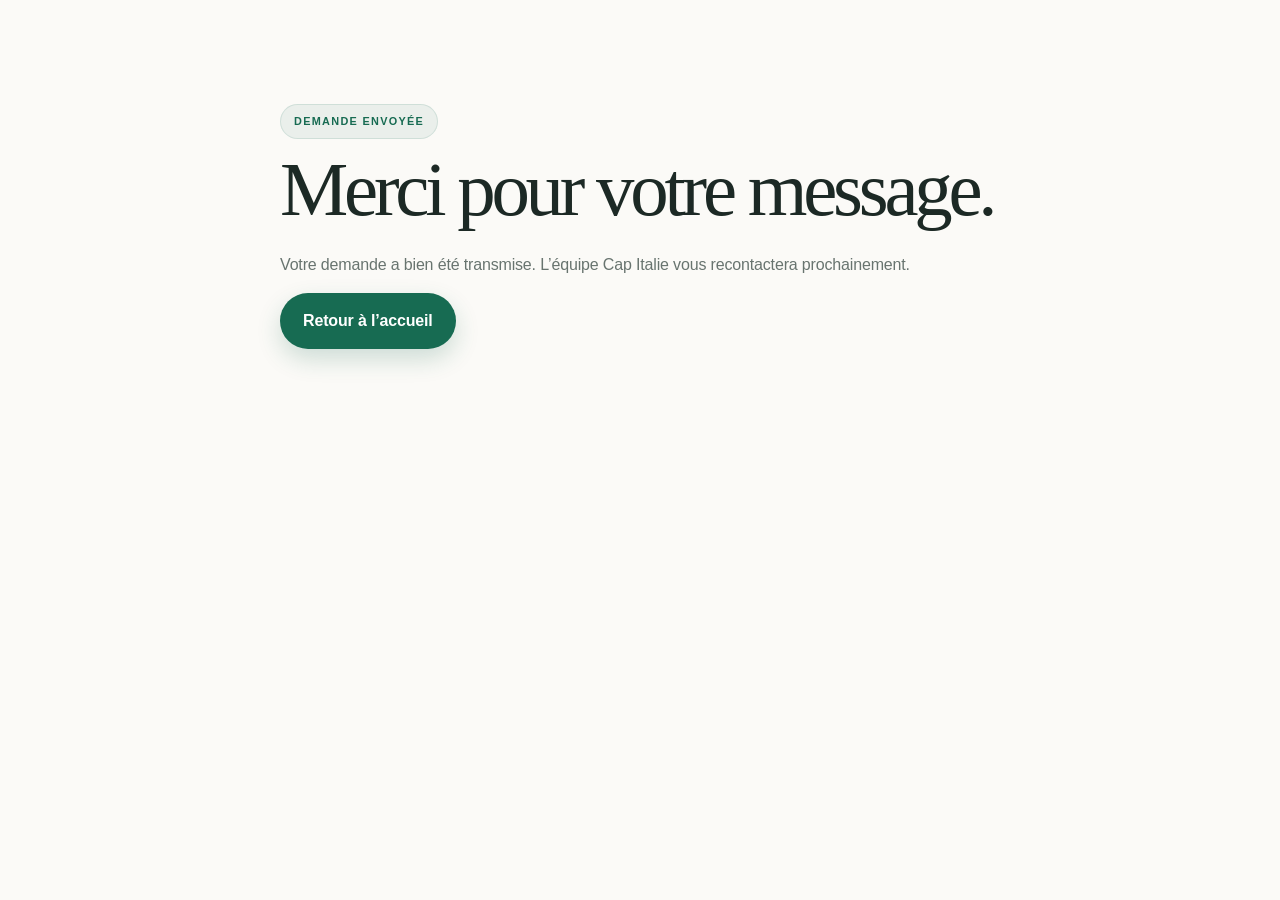
<file: public/merci.html>
<!DOCTYPE html>
<html lang="fr">
  <head>
    <meta charset="UTF-8" />
    <meta name="viewport" content="width=device-width, initial-scale=1.0" />
    <meta name="robots" content="noindex" />
    <title>Merci | Cap Italie</title>
    <link rel="stylesheet" href="styles.css" />
  </head>
  <body>
    <main class="section">
      <div class="container section-heading">
        <span class="eyebrow">Demande envoyée</span>
        <h1>Merci pour votre message.</h1>
        <p>Votre demande a bien été transmise. L’équipe Cap Italie vous recontactera prochainement.</p>
        <a class="btn btn-primary" href="./">Retour à l’accueil</a>
      </div>
    </main>
  </body>
</html>
</file>
<file: public/styles.css>
:root {
  --bg: #f5f7fb;
  --surface: #ffffff;
  --surface-soft: #edf5f1;
  --primary: #0d6e5a;
  --primary-dark: #0a4f43;
  --secondary: #d92d2d;
  --accent: #f9c74f;
  --text: #17242d;
  --muted: #5e6f7a;
  --line: rgba(18, 59, 77, 0.12);
  --shadow: 0 18px 45px rgba(13, 42, 51, 0.08);
  --radius: 22px;
}

* {
  box-sizing: border-box;
}

html {
  scroll-behavior: smooth;
}

body {
  margin: 0;
  font-family: Arial, Helvetica, sans-serif;
  background: var(--bg);
  color: var(--text);
  line-height: 1.6;
}

img {
  max-width: 100%;
  display: block;
}

a {
  color: inherit;
  text-decoration: none;
}

button,
input,
select,
textarea {
  font: inherit;
}

.container {
  width: min(1120px, calc(100% - 32px));
  margin-inline: auto;
}

.section {
  padding: 96px 0;
}

.section-soft {
  background: var(--surface-soft);
}

.eyebrow {
  display: inline-block;
  margin-bottom: 12px;
  padding: 8px 14px;
  border-radius: 999px;
  background: rgba(13, 110, 90, 0.08);
  color: var(--primary);
  font-weight: 700;
  letter-spacing: 0.06em;
  text-transform: uppercase;
  font-size: 0.72rem;
}

.eyebrow-alt {
  background: rgba(217, 45, 45, 0.08);
  color: var(--secondary);
}

h1,
h2,
h3,
p {
  margin-top: 0;
}

h1 {
  font-size: clamp(2.4rem, 5vw, 4.3rem);
  line-height: 1.1;
  letter-spacing: -0.04em;
  margin-bottom: 22px;
}

h2 {
  font-size: clamp(2rem, 4vw, 3rem);
  line-height: 1.15;
  letter-spacing: -0.04em;
  margin-bottom: 18px;
}

p {
  color: var(--muted);
}

.site-header {
  position: sticky;
  top: 0;
  z-index: 101;
  backdrop-filter: blur(10px);
  background: rgba(245, 247, 251, 0.92);
  border-bottom: 1px solid var(--line);
}

.nav-wrap {
  display: flex;
  align-items: center;
  justify-content: space-between;
  gap: 20px;
  min-height: 76px;
}

.brand {
  display: inline-flex;
  align-items: center;
  gap: 10px;
  font-weight: 800;
  letter-spacing: -0.04em;
}

.brand-mark {
  display: inline-flex;
  align-items: center;
  justify-content: center;
  width: 42px;
  height: 42px;
  background: linear-gradient(135deg, var(--primary), var(--secondary));
  color: white;
  border-radius: 12px;
  box-shadow: var(--shadow);
}

.main-nav {
  display: flex;
  align-items: center;
  gap: 24px;
  color: var(--muted);
  font-weight: 600;
}

.main-nav a:hover,
.footer-links a:hover {
  color: var(--primary);
}

.btn {
  display: inline-flex;
  align-items: center;
  justify-content: center;
  padding: 14px 22px;
  border-radius: 12px;
  border: 1px solid transparent;
  font-weight: 700;
  transition: 0.2s ease;
  cursor: pointer;
}

.btn:hover {
  transform: translateY(-1px);
}

.btn-primary {
  background: var(--primary);
  color: white;
  box-shadow: 0 12px 24px rgba(13, 110, 90, 0.2);
}

.btn-primary:hover {
  background: var(--primary-dark);
}

.btn-secondary {
  background: white;
  border-color: var(--line);
  color: var(--text);
}

.menu-toggle {
  display: none;
  width: 46px;
  height: 40px;
  background: transparent;
  border: 1px solid var(--line);
  border-radius: 10px;
  padding: 8px 10px;
  cursor: pointer;
}

.menu-toggle span {
  display: block;
  width: 100%;
  height: 2px;
  background: var(--text);
  border-radius: 10px;
  margin: 5px 0;
}

.hero {
  padding: 72px 0 52px;
}

.hero-grid {
  display: grid;
  grid-template-columns: 1.2fr 0.8fr;
  align-items: center;
  gap: 46px;
}

.hero-copy p {
  max-width: 620px;
  margin-bottom: 26px;
  font-size: 1.05rem;
}

.hero-actions {
  display: flex;
  flex-wrap: wrap;
  gap: 16px;
  margin-bottom: 24px;
}

.hero-list {
  list-style: none;
  display: flex;
  flex-wrap: wrap;
  gap: 16px;
  padding-left: 0;
  margin: 0;
  color: var(--text);
  font-weight: 700;
}

.hero-list li::before {
  content: "✓";
  color: var(--primary);
  margin-right: 8px;
}

.hero-card {
  background: linear-gradient(180deg, rgba(13, 110, 90, 0.08), rgba(255, 255, 255, 0.8));
  border: 1px solid rgba(13, 110, 90, 0.12);
  border-radius: var(--radius);
  padding: 28px;
  box-shadow: var(--shadow);
}

.card-badge {
  display: inline-block;
  margin-bottom: 24px;
  padding: 8px 12px;
  border-radius: 999px;
  background: rgba(217, 45, 45, 0.08);
  color: var(--secondary);
  font-weight: 700;
  font-size: 0.8rem;
}

.stat-block {
  display: flex;
  flex-direction: column;
  gap: 4px;
  padding: 18px 0;
  border-bottom: 1px solid var(--line);
}

.stat-block:last-of-type {
  border-bottom: none;
}

.stat-block strong {
  font-size: clamp(1.6rem, 3vw, 2.2rem);
  letter-spacing: -0.04em;
}

.stat-block span,
.mini-cta span {
  color: var(--muted);
}

.mini-cta {
  margin-top: 18px;
  display: grid;
  gap: 4px;
  padding: 18px 0 0;
  border-top: 1px solid var(--line);
}

.partners {
  padding: 22px 0 0;
}

.partners-row {
  display: grid;
  grid-template-columns: repeat(5, minmax(120px, 1fr));
  gap: 14px;
  text-align: center;
  color: var(--muted);
  font-weight: 700;
  padding: 18px 0;
  border-top: 1px solid var(--line);
  border-bottom: 1px solid var(--line);
}

.two-col {
  display: grid;
  grid-template-columns: 1fr 1fr;
  gap: 26px;
  align-items: start;
}

.card-grid,
.universities-grid,
.steps-grid,
.services-grid,
.testimonial-grid,
.stats-grid {
  display: grid;
  gap: 22px;
}

.card-grid {
  grid-template-columns: repeat(3, minmax(0, 1fr));
  margin-top: 34px;
}

.info-card,
.step-item,
.university-card,
.service-box,
.testimonial-grid blockquote,
.contact-form {
  background: var(--surface);
  border: 1px solid var(--line);
  border-radius: var(--radius);
  box-shadow: var(--shadow);
}

.info-card,
.step-item,
.university-card,
.service-box {
  padding: 28px 22px;
}

.icon {
  display: inline-flex;
  align-items: center;
  justify-content: center;
  width: 58px;
  height: 58px;
  border-radius: 18px;
  background: rgba(13, 110, 90, 0.08);
  font-size: 1.8rem;
  margin-bottom: 18px;
}

.section-heading {
  max-width: 720px;
  margin-bottom: 28px;
}

.section-heading.narrow {
  max-width: 520px;
}

.steps-grid {
  grid-template-columns: repeat(5, minmax(0, 1fr));
}

.step-item {
  position: relative;
  overflow: hidden;
}

.step-number {
  display: inline-flex;
  align-items: center;
  justify-content: center;
  min-width: 56px;
  height: 56px;
  border-radius: 14px;
  background: rgba(13, 110, 90, 0.08);
  color: var(--primary);
  font-weight: 800;
  margin-bottom: 18px;
}

.universities-grid {
  grid-template-columns: repeat(3, minmax(0, 1fr));
  margin-top: 24px;
}

.card-top {
  height: 92px;
  border-radius: 16px 16px 0 0;
  margin: -28px -22px 20px;
}

.blue {
  background: linear-gradient(135deg, #0d6e5a, #0a4f43);
}

.red {
  background: linear-gradient(135deg, #d92d2d, #a61919);
}

.green {
  background: linear-gradient(135deg, #29a36f, #1b7a4f);
}

.university-card ul {
  padding-left: 18px;
  color: var(--muted);
  margin-bottom: 0;
}

.stats-section {
  background: linear-gradient(180deg, #0d1f2d 0%, #132d38 100%);
  color: white;
}

.stats-grid {
  grid-template-columns: repeat(4, minmax(0, 1fr));
  text-align: center;
}

.stats-grid strong {
  display: block;
  font-size: clamp(2rem, 4vw, 3rem);
  letter-spacing: -0.05em;
  margin-bottom: 10px;
}

.stats-grid span {
  color: rgba(255, 255, 255, 0.8);
}

.services-grid {
  grid-template-columns: repeat(4, minmax(0, 1fr));
}

.service-box {
  padding: 28px 22px;
}

.testimonial-grid {
  grid-template-columns: repeat(3, minmax(0, 1fr));
  margin-top: 20px;
}

.testimonial-grid blockquote {
  margin: 0;
  padding: 28px;
  color: var(--text);
  font-size: 1.02rem;
}

.testimonial-grid footer {
  margin-top: 16px;
  color: var(--primary);
  font-weight: 700;
}

.faq-wrap {
  display: grid;
  grid-template-columns: 0.8fr 1.2fr;
  gap: 30px;
  align-items: start;
}

.faq-list {
  display: grid;
  gap: 12px;
}

.faq-item {
  background: var(--surface);
  border: 1px solid var(--line);
  border-radius: 16px;
  overflow: hidden;
}

.faq-question {
  width: 100%;
  background: transparent;
  border: none;
  text-align: left;
  padding: 20px 22px;
  font-weight: 700;
  color: var(--text);
  cursor: pointer;
  display: flex;
  align-items: center;
  justify-content: space-between;
  gap: 10px;
}

.faq-question::after {
  content: "+";
  font-size: 1.6rem;
  color: var(--primary);
}

.faq-item.active .faq-question::after {
  content: "−";
}

.faq-answer {
  max-height: 0;
  overflow: hidden;
  transition: max-height 0.25s ease;
}

.faq-item.active .faq-answer {
  max-height: 200px;
}

.faq-answer p {
  margin: 0;
  padding: 0 22px 20px;
}

.contact-grid {
  display: grid;
  grid-template-columns: 0.8fr 1.2fr;
  gap: 32px;
  align-items: center;
}

.contact-list {
  list-style: none;
  padding-left: 0;
  margin: 24px 0 0;
  display: grid;
  gap: 12px;
  color: var(--text);
  font-weight: 600;
}

.contact-form {
  padding: 30px 26px;
}

.contact-form label {
  display: grid;
  gap: 8px;
  margin-bottom: 18px;
  color: var(--text);
  font-weight: 600;
}

.contact-form input,
.contact-form select,
.contact-form textarea {
  width: 100%;
  border: 1px solid var(--line);
  border-radius: 12px;
  background: #f8fafb;
  padding: 12px 14px;
  color: var(--text);
}

.contact-form textarea {
  resize: vertical;
}

.form-success {
  min-height: 22px;
  margin: 12px 0 0;
  font-weight: 700;
  color: var(--primary);
}

.hidden-field {
  display: none !important;
}

.profile-section {
  background: #fbfaf7;
}

.profile-heading {
  max-width: 780px;
}

.profile-heading p {
  max-width: 680px;
  line-height: 1.8;
}

.profile-form {
  padding: clamp(22px, 4vw, 42px);
  border: 1px solid rgba(28, 41, 37, 0.08);
  border-radius: 24px;
  background: #fff;
  box-shadow: 0 16px 44px rgba(25, 46, 38, 0.07);
}

.profile-form-grid {
  display: grid;
  grid-template-columns: repeat(2, minmax(0, 1fr));
  gap: 18px 20px;
}

.profile-form-grid label {
  display: grid;
  gap: 8px;
  color: var(--text);
  font-size: 0.88rem;
  font-weight: 650;
}

.profile-form-grid input,
.profile-form-grid select {
  width: 100%;
  min-height: 48px;
  border: 1px solid #e3e7e2;
  border-radius: 11px;
  background: #fbfcfa;
  padding: 11px 13px;
  color: var(--text);
}

.profile-form-grid input:focus,
.profile-form-grid select:focus {
  outline: none;
  border-color: var(--primary);
  box-shadow: 0 0 0 3px rgba(23, 107, 82, 0.12);
}

.profile-privacy {
  margin: 24px 0 14px;
  font-size: 0.86rem;
  line-height: 1.7;
}

.static-form-notice {
  display: none;
  padding: 12px 14px;
  border-left: 3px solid var(--accent);
  border-radius: 0 10px 10px 0;
  background: #fbf8ef;
  color: var(--muted);
  font-size: 0.82rem;
  line-height: 1.65;
}

.static-form-notice.is-visible {
  display: block;
}

.consent-label {
  display: flex;
  align-items: flex-start;
  gap: 10px;
  color: var(--muted);
  font-size: 0.85rem;
  line-height: 1.55;
}

.consent-label input {
  flex: 0 0 auto;
  width: 18px;
  height: 18px;
  margin: 2px 0 0;
  accent-color: var(--primary);
}

.profile-actions {
  display: flex;
  flex-wrap: wrap;
  gap: 12px;
  margin-top: 24px;
}

.profile-actions .btn-secondary {
  border-color: rgba(23, 107, 82, 0.2);
  background: #f5f7f2;
  color: var(--primary-dark);
}

.profile-actions .btn-secondary:hover {
  background: #e8eee7;
}

.profile-success {
  margin-bottom: 0;
}

.recommendations {
  scroll-margin-top: 110px;
  margin-top: 34px;
  padding: clamp(22px, 4vw, 38px);
  border: 1px solid rgba(23, 107, 82, 0.12);
  border-radius: 24px;
  background: #f1f3ec;
}

.recommendation-heading {
  max-width: 760px;
  margin-bottom: 24px;
}

.recommendation-heading h3 {
  margin: 0 0 10px;
  font-size: clamp(1.7rem, 3vw, 2.2rem);
}

.recommendation-heading p {
  margin-bottom: 0;
  line-height: 1.7;
}

.recommendation-grid {
  display: grid;
  grid-template-columns: repeat(2, minmax(0, 1fr));
  gap: 18px;
}

.recommendation-card {
  padding: 24px;
  border: 1px solid rgba(28, 41, 37, 0.08);
  border-radius: 18px;
  background: #fff;
}

.recommendation-icon {
  display: inline-flex;
  width: 40px;
  height: 40px;
  align-items: center;
  justify-content: center;
  margin-bottom: 14px;
  border-radius: 13px;
  background: rgba(23, 107, 82, 0.08);
  color: var(--primary);
  font-size: 0.78rem;
  font-weight: 800;
}

.recommendation-card h4 {
  margin: 0 0 14px;
  color: var(--text);
  font-family: Georgia, "Times New Roman", serif;
  font-size: 1.25rem;
  font-weight: 500;
}

.recommendation-card ul {
  display: grid;
  gap: 12px;
  margin: 0;
  padding-left: 20px;
  color: var(--muted);
  font-size: 0.9rem;
  line-height: 1.65;
}

.recommendation-disclaimer {
  margin: 18px 0 0;
  font-size: 0.82rem;
  line-height: 1.7;
}

.administrative-section {
  background: #f2f0e9;
}

.academic-calendar {
  margin-bottom: 28px;
  padding: clamp(22px, 4vw, 36px);
  border: 1px solid rgba(28, 41, 37, 0.08);
  border-radius: 24px;
  background: #fff;
  box-shadow: 0 16px 44px rgba(25, 46, 38, 0.05);
}

.calendar-heading {
  display: flex;
  align-items: end;
  justify-content: space-between;
  gap: 20px;
}

.calendar-heading h3 {
  margin: 0;
  font-family: Georgia, "Times New Roman", serif;
  font-size: clamp(1.6rem, 3vw, 2.1rem);
  font-weight: 500;
}

.calendar-heading .eyebrow {
  margin-bottom: 8px;
}

.calendar-heading label {
  display: grid;
  min-width: min(100%, 210px);
  gap: 6px;
  color: var(--text);
  font-size: 0.84rem;
  font-weight: 700;
}

.calendar-heading select {
  min-height: 46px;
  padding: 9px 12px;
  border: 1px solid var(--line);
  border-radius: 10px;
  background: #fbfcfa;
  color: var(--text);
}

.calendar-notice {
  margin: 20px 0;
  padding: 14px 16px;
  border-left: 3px solid var(--accent);
  border-radius: 0 10px 10px 0;
  background: #fbf8ef;
  font-size: 0.88rem;
  line-height: 1.7;
}

.calendar-timeline {
  display: grid;
  grid-template-columns: repeat(2, minmax(0, 1fr));
  gap: 12px;
  margin: 0;
  padding: 0;
  list-style: none;
  counter-reset: timeline;
}

.calendar-timeline li {
  display: grid;
  align-content: start;
  gap: 7px;
  padding: 18px;
  border: 1px solid rgba(28, 41, 37, 0.08);
  border-radius: 15px;
  background: #fff;
  counter-increment: timeline;
}

.calendar-timeline li::before {
  content: "0" counter(timeline);
  color: var(--primary);
  font-size: 0.75rem;
  font-weight: 800;
  letter-spacing: 0.08em;
}

.calendar-timing {
  color: var(--primary-dark);
  font-size: 0.78rem;
  font-weight: 750;
}

.calendar-timeline strong {
  color: var(--text);
  font-size: 1rem;
}

.calendar-timeline p {
  margin: 0;
  font-size: 0.86rem;
  line-height: 1.7;
}

.official-links,
.administrative-disclaimer {
  margin: 18px 0 0;
  font-size: 0.85rem;
  line-height: 1.7;
}

.official-links a,
.administrative-card > a {
  color: var(--primary-dark);
  font-weight: 700;
  text-decoration: underline;
  text-underline-offset: 3px;
}

.administrative-grid {
  display: grid;
  grid-template-columns: repeat(2, minmax(0, 1fr));
  gap: 18px;
}

.administrative-card {
  padding: clamp(22px, 3.5vw, 32px);
  border: 1px solid rgba(28, 41, 37, 0.08);
  border-radius: 20px;
  background: #fff;
}

.administrative-card .step-number {
  display: inline-flex;
  align-items: center;
  justify-content: center;
  width: 42px;
  height: 42px;
  margin-bottom: 16px;
  border-radius: 13px;
  background: rgba(23, 107, 82, 0.08);
  color: var(--primary);
  font-weight: 800;
}

.administrative-card h3 {
  margin: 0 0 16px;
  font-family: Georgia, "Times New Roman", serif;
  font-size: 1.45rem;
  font-weight: 500;
}

.administrative-card ul {
  display: grid;
  gap: 12px;
  margin: 0 0 18px;
  padding-left: 19px;
  color: var(--muted);
  font-size: 0.9rem;
  line-height: 1.7;
}

.administrative-card > a {
  display: block;
  width: fit-content;
  margin-top: 10px;
  font-size: 0.88rem;
}

.administrative-disclaimer {
  padding-top: 6px;
}

.site-footer {
  background: #0d1f2d;
  color: rgba(255, 255, 255, 0.85);
  padding: 24px 0;
}

.footer-wrap {
  display: flex;
  align-items: center;
  justify-content: space-between;
  gap: 20px;
}

.footer-links {
  display: flex;
  gap: 18px;
}

@media (max-width: 980px) {
  .hero-grid,
  .two-col,
  .faq-wrap,
  .contact-grid,
  .services-grid,
  .universities-grid,
  .steps-grid,
  .card-grid,
  .testimonial-grid {
    grid-template-columns: 1fr 1fr;
  }

  .hero-grid,
  .period-col,
  .contact-grid,
  .faq-wrap,
  .two-col {
    display: grid;
  }

  .main-nav {
    display: none;
    position: absolute;
    top: 76px;
    left: 16px;
    right: 16px;
    flex-direction: column;
    align-items: flex-start;
    background: rgba(255, 255, 255, 0.96);
    border: 1px solid var(--line);
    border-radius: 16px;
    padding: 20px;
    box-shadow: var(--shadow);
  }

  .main-nav.is-open {
    display: flex;
  }

  .menu-toggle {
    display: inline-block;
  }

  .nav-cta {
    display: none;
  }
}

@media (max-width: 700px) {
  .hero-grid,
  .two-col,
  .faq-wrap,
  .contact-grid,
  .profile-form-grid,
  .recommendation-grid,
  .card-grid,
  .services-grid,
  .testimonial-grid,
  .stats-grid,
  .universities-grid,
  .steps-grid,
  .partners-row {
    grid-template-columns: 1fr;
  }

  .section {
    padding: 72px 0;
  }

  .hero {
    padding-top: 52px;
  }

  .footer-wrap {
    flex-direction: column;
    text-align: center;
  }
}

/* Premium visual refresh */
:root {
  --bg: #fbfaf7;
  --surface: #ffffff;
  --surface-soft: #f2f0e9;
  --primary: #176b52;
  --primary-dark: #0e4938;
  --secondary: #c94c3b;
  --accent: #e4b45f;
  --text: #1c2925;
  --muted: #68746f;
  --line: rgba(28, 41, 37, 0.12);
  --shadow: 0 20px 55px rgba(25, 46, 38, 0.09);
  --radius: 22px;
}

body {
  background: var(--bg);
  font-family: Inter, "Segoe UI", Arial, sans-serif;
  letter-spacing: -0.01em;
}

.container {
  width: min(1160px, calc(100% - 48px));
}

.section {
  padding: 104px 0;
}

.site-header {
  background: rgba(251, 250, 247, 0.9);
  border-bottom-color: rgba(28, 41, 37, 0.08);
}

.nav-wrap {
  min-height: 82px;
}

.brand {
  font-size: 1.08rem;
  gap: 12px;
}

.brand-mark {
  width: 44px;
  height: 44px;
  border-radius: 15px;
  background: var(--primary);
  box-shadow: 0 8px 18px rgba(23, 107, 82, 0.2);
}

.main-nav {
  gap: clamp(16px, 2vw, 28px);
  font-size: 0.9rem;
}

.main-nav a,
.footer-links a {
  transition: color 180ms ease;
}

.btn {
  min-height: 50px;
  padding: 14px 22px;
  border-radius: 999px;
  transition: transform 180ms ease, background-color 180ms ease, box-shadow 180ms ease;
}

.btn-primary {
  background: var(--primary);
  box-shadow: 0 10px 24px rgba(23, 107, 82, 0.2);
}

.btn-primary:hover {
  background: var(--primary-dark);
  box-shadow: 0 14px 28px rgba(23, 107, 82, 0.26);
}

.btn-secondary {
  background: rgba(255, 255, 255, 0.08);
  border-color: rgba(255, 255, 255, 0.24);
  color: white;
}

.eyebrow {
  padding: 8px 13px;
  border: 1px solid rgba(23, 107, 82, 0.12);
  background: rgba(23, 107, 82, 0.07);
  font-size: 0.68rem;
  letter-spacing: 0.12em;
}

h1,
h2,
h3 {
  font-family: Georgia, "Times New Roman", serif;
  font-weight: 500;
}

h1 {
  max-width: 760px;
  font-size: clamp(3rem, 6vw, 5.4rem);
  line-height: 1.02;
  letter-spacing: -0.055em;
}

h2 {
  font-size: clamp(2.25rem, 4vw, 3.45rem);
  line-height: 1.08;
  letter-spacing: -0.045em;
}

h3 {
  font-size: 1.45rem;
  letter-spacing: -0.025em;
}

.hero {
  position: relative;
  isolation: isolate;
  overflow: hidden;
  padding: 100px 0 92px;
  color: #fff;
  background:
    radial-gradient(ellipse at 77% 14%, rgba(224, 179, 98, 0.24), transparent 32%),
    radial-gradient(ellipse at 4% 90%, rgba(68, 139, 103, 0.25), transparent 40%),
    linear-gradient(120deg, #123d31 0%, #0e3028 55%, #173e32 100%);
}

.hero::before,
.hero::after {
  position: absolute;
  z-index: -1;
  content: "";
  border: 1px solid rgba(255, 255, 255, 0.1);
  border-radius: 50%;
  pointer-events: none;
}

.hero::before {
  width: 660px;
  height: 660px;
  top: -410px;
  right: -120px;
}

.hero::after {
  width: 480px;
  height: 480px;
  right: -30px;
  bottom: -350px;
}

.hero-grid {
  grid-template-columns: 1.15fr 0.85fr;
  gap: clamp(40px, 7vw, 96px);
}

.hero-copy {
  position: relative;
  z-index: 1;
}

.hero .eyebrow {
  color: #f1d59f;
  border-color: rgba(241, 213, 159, 0.22);
  background: rgba(241, 213, 159, 0.1);
}

.hero h1 {
  margin-bottom: 24px;
}

.hero-copy > p {
  max-width: 600px;
  color: rgba(255, 255, 255, 0.72);
  font-size: 1.1rem;
  line-height: 1.8;
}

.hero-actions {
  gap: 12px;
  margin: 32px 0 30px;
}

.hero .btn-primary {
  background: #e6bc72;
  color: #17382e;
  box-shadow: 0 12px 30px rgba(0, 0, 0, 0.16);
}

.hero .btn-primary:hover {
  background: #f0ca83;
}

.hero-list {
  gap: 10px 20px;
  color: rgba(255, 255, 255, 0.82);
  font-size: 0.86rem;
  font-weight: 500;
}

.hero-list li::before {
  color: #e6bc72;
}

.hero-card {
  position: relative;
  overflow: hidden;
  padding: 34px;
  border: 1px solid rgba(255, 255, 255, 0.18);
  border-radius: 28px;
  background:
    radial-gradient(circle at 100% 0%, rgba(230, 188, 114, 0.21), transparent 38%),
    linear-gradient(145deg, rgba(255, 255, 255, 0.13), rgba(255, 255, 255, 0.04));
  box-shadow: 0 30px 70px rgba(0, 0, 0, 0.2);
  backdrop-filter: blur(10px);
}

.hero-card::after {
  position: absolute;
  top: 80px;
  right: -82px;
  width: 210px;
  height: 210px;
  border: 1px solid rgba(241, 213, 159, 0.18);
  border-radius: 50%;
  content: "";
  pointer-events: none;
}

.card-badge {
  position: relative;
  z-index: 1;
  color: #f1d59f;
  background: rgba(241, 213, 159, 0.12);
  letter-spacing: 0.04em;
}

.stat-block {
  position: relative;
  z-index: 1;
  padding: 18px 0;
  border-color: rgba(255, 255, 255, 0.14);
}

.stat-block strong {
  color: #fff;
  font-family: Georgia, "Times New Roman", serif;
  font-weight: 500;
  font-size: 2.25rem;
}

.stat-block span,
.mini-cta span {
  color: rgba(255, 255, 255, 0.65);
}

.mini-cta {
  position: relative;
  z-index: 1;
  border-color: rgba(255, 255, 255, 0.14);
}

.mini-cta strong {
  color: #f1d59f;
  font-family: Georgia, "Times New Roman", serif;
  font-size: 1.25rem;
  font-weight: 500;
}

.partners {
  padding: 0;
  background: #fff;
}

.partners-row {
  grid-template-columns: repeat(5, minmax(0, 1fr));
  gap: 20px;
  padding: 24px 0;
  border: 0;
  color: #76817c;
  font-size: 0.82rem;
  letter-spacing: 0.01em;
}

.two-col {
  align-items: center;
  gap: clamp(32px, 7vw, 100px);
}

.two-col > div:last-child {
  max-width: 570px;
}

.two-col p {
  line-height: 1.85;
}

.section-heading {
  margin-bottom: 42px;
}

.card-grid,
.universities-grid,
.steps-grid,
.services-grid,
.testimonial-grid {
  gap: 18px;
}

.info-card,
.step-item,
.university-card,
.service-box,
.testimonial-grid blockquote,
.contact-form {
  border-color: rgba(28, 41, 37, 0.08);
  border-radius: 20px;
  box-shadow: 0 12px 36px rgba(25, 46, 38, 0.055);
}

.info-card,
.step-item,
.university-card,
.service-box {
  padding: 30px 26px;
}

.info-card,
.service-box,
.step-item,
.university-card {
  transition: transform 220ms ease, box-shadow 220ms ease;
}

.info-card:hover,
.service-box:hover,
.step-item:hover,
.university-card:hover {
  transform: translateY(-5px);
  box-shadow: 0 20px 42px rgba(25, 46, 38, 0.1);
}

.icon {
  width: 54px;
  height: 54px;
  border-radius: 17px;
  background: #f2f0e9;
  font-size: 1.6rem;
}

.info-card p,
.service-box p,
.step-item p,
.university-card p {
  line-height: 1.75;
}

.step-item {
  border-top: 3px solid #d9b36f;
}

.step-number {
  min-width: 48px;
  height: 48px;
  background: rgba(23, 107, 82, 0.08);
  font-size: 0.84rem;
}

.card-top {
  height: 116px;
  margin: -30px -26px 24px;
  border-radius: 19px 19px 0 0;
}

.blue {
  background:
    radial-gradient(circle at 78% 36%, rgba(255, 255, 255, 0.22) 0 2px, transparent 3px),
    linear-gradient(135deg, #728b7f, #284f43);
}

.red {
  background:
    radial-gradient(circle at 78% 36%, rgba(255, 255, 255, 0.22) 0 2px, transparent 3px),
    linear-gradient(135deg, #c98168, #843f36);
}

.green {
  background:
    radial-gradient(circle at 78% 36%, rgba(255, 255, 255, 0.22) 0 2px, transparent 3px),
    linear-gradient(135deg, #91a987, #496c4f);
}

.university-card ul {
  display: grid;
  gap: 8px;
  padding-left: 18px;
  font-size: 0.9rem;
}

.stats-section {
  position: relative;
  overflow: hidden;
  background:
    radial-gradient(ellipse at 90% 0%, rgba(230, 188, 114, 0.15), transparent 35%),
    #173d32;
}

.stats-grid {
  gap: 26px;
}

.stats-grid > div {
  padding: 10px;
}

.stats-grid strong {
  color: #f1d59f;
  font-family: Georgia, "Times New Roman", serif;
  font-weight: 500;
}

.stats-grid span {
  font-size: 0.9rem;
}

.service-box {
  min-height: 190px;
  border-top: 3px solid #d9b36f;
}

.testimonials {
  background: #f2f0e9;
}

.testimonial-grid blockquote {
  padding: 30px;
  font-family: Georgia, "Times New Roman", serif;
  font-size: 1.12rem;
  line-height: 1.7;
}

.testimonial-grid footer {
  font-family: Inter, "Segoe UI", Arial, sans-serif;
  font-size: 0.88rem;
}

.faq-wrap {
  grid-template-columns: 0.75fr 1.25fr;
  gap: clamp(30px, 7vw, 100px);
}

.faq-item {
  border-color: rgba(28, 41, 37, 0.1);
  border-radius: 15px;
  background: #fff;
  transition: border-color 180ms ease, box-shadow 180ms ease;
}

.faq-item.active {
  border-color: rgba(23, 107, 82, 0.28);
  box-shadow: 0 10px 28px rgba(25, 46, 38, 0.06);
}

.faq-question {
  padding: 21px 22px;
  font-size: 0.96rem;
}

.faq-question::after {
  flex: 0 0 auto;
  font-family: Arial, sans-serif;
  font-weight: 400;
}

.contact-section {
  background: #173d32;
  color: #fff;
}

.contact-section .eyebrow {
  color: #f1d59f;
  border-color: rgba(241, 213, 159, 0.22);
  background: rgba(241, 213, 159, 0.1);
}

.contact-section h2 {
  max-width: 520px;
}

.contact-section p {
  color: rgba(255, 255, 255, 0.7);
  line-height: 1.8;
}

.contact-list {
  color: rgba(255, 255, 255, 0.9);
  font-size: 0.95rem;
}

.contact-form {
  padding: 34px;
  border-color: rgba(255, 255, 255, 0.13);
  background: #fff;
}

.contact-form label {
  font-size: 0.88rem;
}

.contact-form input,
.contact-form select,
.contact-form textarea {
  min-height: 48px;
  border-color: #e3e7e2;
  border-radius: 11px;
  background: #fbfcfa;
  transition: border-color 180ms ease, box-shadow 180ms ease;
}

.contact-form input:focus,
.contact-form select:focus,
.contact-form textarea:focus {
  outline: none;
  border-color: var(--primary);
  box-shadow: 0 0 0 3px rgba(23, 107, 82, 0.12);
}

.contact-form .btn {
  width: 100%;
}

.form-success {
  font-size: 0.9rem;
}

.site-footer {
  background: #102a23;
  padding: 28px 0;
}

.site-footer p {
  margin: 0;
  color: rgba(255, 255, 255, 0.62);
  font-size: 0.85rem;
}

.footer-links {
  font-size: 0.86rem;
}

.footer-links a:hover {
  color: #f1d59f;
}

@media (max-width: 980px) {
  .hero {
    padding: 78px 0;
  }

  .hero-grid {
    grid-template-columns: 1fr 0.85fr;
    gap: 36px;
  }

  .steps-grid {
    grid-template-columns: repeat(3, minmax(0, 1fr));
  }

  .main-nav {
    top: 82px;
  }
}

@media (max-width: 700px) {
  .container {
    width: min(100% - 36px, 540px);
  }

  .section {
    padding: 76px 0;
  }

  .hero {
    padding: 68px 0 60px;
  }

  .hero-grid,
  .two-col,
  .faq-wrap,
  .contact-grid,
  .card-grid,
  .services-grid,
  .testimonial-grid,
  .stats-grid,
  .universities-grid,
  .steps-grid,
  .partners-row {
    grid-template-columns: 1fr;
  }

  .hero-grid {
    gap: 38px;
  }

  h1 {
    font-size: clamp(2.05rem, 9.5vw, 4.25rem);
    overflow-wrap: break-word;
  }

  h2 {
    font-size: clamp(2.2rem, 10vw, 3rem);
  }

  .hero-actions {
    align-items: stretch;
    flex-direction: column;
  }

  .hero-actions .btn {
    width: 100%;
  }

  .hero-list {
    display: grid;
    gap: 10px;
  }

  .hero-card {
    padding: 26px;
  }

  .partners-row {
    gap: 14px;
    text-align: left;
  }

  .steps-grid {
    gap: 14px;
  }

  .contact-form {
    padding: 24px 20px;
  }

  .profile-form {
    padding: 22px 18px;
  }

  .profile-form-grid,
  .recommendation-grid,
  .calendar-timeline,
  .administrative-grid {
    grid-template-columns: 1fr;
  }

  .calendar-heading {
    align-items: stretch;
    flex-direction: column;
  }

  .calendar-heading label {
    min-width: 0;
  }

  .profile-actions {
    flex-direction: column;
  }

  .profile-actions .btn {
    width: 100%;
  }

  .footer-wrap {
    flex-direction: column;
    text-align: center;
  }
}

@media (prefers-reduced-motion: reduce) {
  *,
  *::before,
  *::after {
    scroll-behavior: auto !important;
    transition-duration: 0.01ms !important;
    animation-duration: 0.01ms !important;
    animation-iteration-count: 1 !important;
  }
}

.directory-heading {
  display: flex;
  align-items: end;
  justify-content: space-between;
  gap: 24px;
  margin: 64px 0 22px;
  scroll-margin-top: 110px;
}

.directory-heading h3 {
  margin: 0 0 8px;
  font-family: Georgia, "Times New Roman", serif;
  font-size: clamp(1.7rem, 3vw, 2.2rem);
  font-weight: 500;
}

.directory-heading p {
  margin-bottom: 0;
}

.directory-heading .eyebrow {
  margin-bottom: 10px;
}

.directory-counts {
  flex: 0 0 auto;
  text-align: right;
}

.directory-count {
  margin-bottom: 3px;
  font-size: 0.9rem;
  font-weight: 700;
}

.directory-logo-count {
  margin-bottom: 0;
  font-size: 0.78rem;
}

.directory-filters {
  display: grid;
  grid-template-columns: 1.4fr 1fr 1fr;
  gap: 14px;
  margin-bottom: 18px;
}

.directory-filters label {
  display: grid;
  gap: 7px;
  color: var(--text);
  font-size: 0.86rem;
  font-weight: 700;
}

.directory-filters input,
.directory-filters select {
  width: 100%;
  min-height: 48px;
  padding: 10px 13px;
  border: 1px solid var(--line);
  border-radius: 11px;
  background: #fff;
  color: var(--text);
}

.directory-filters input:focus,
.directory-filters select:focus {
  outline: 3px solid rgba(13, 110, 90, 0.14);
  border-color: var(--primary);
}

.university-directory-list {
  display: grid;
  grid-template-columns: repeat(2, minmax(0, 1fr));
  gap: 10px;
  margin: 0;
  padding: 0;
  list-style: none;
}

.university-directory-list li {
  display: grid;
  grid-template-columns: 56px minmax(0, 1fr);
  align-items: center;
  gap: 14px;
  min-width: 0;
  padding: 14px 16px;
  border: 1px solid rgba(28, 41, 37, 0.08);
  border-radius: 13px;
  background: #fff;
}

.university-logo {
  position: relative;
  display: grid;
  width: 56px;
  height: 56px;
  place-items: center;
  overflow: hidden;
  border: 1px solid rgba(28, 41, 37, 0.08);
  border-radius: 12px;
  background: #fff;
}

.university-logo-fallback {
  color: var(--primary);
  font-size: 0.82rem;
  font-weight: 800;
  letter-spacing: -0.04em;
}

.university-logo img {
  position: absolute;
  inset: 0;
  width: 100%;
  height: 100%;
  padding: 5px;
  background: #fff;
  object-fit: contain;
}

.university-directory-details {
  display: grid;
  gap: 4px;
  min-width: 0;
}

.university-directory-list strong {
  overflow-wrap: anywhere;
  color: var(--text);
  font-size: 0.93rem;
}

.university-directory-list span {
  color: var(--muted);
  font-size: 0.8rem;
}

.university-directory-details a {
  width: fit-content;
  color: var(--primary-dark);
  font-size: 0.78rem;
  font-weight: 700;
  text-decoration: underline;
  text-underline-offset: 3px;
}

.university-directory-details .university-logo-unavailable {
  font-size: 0.75rem;
  font-style: italic;
}

.directory-empty {
  padding: 22px;
  border-radius: 14px;
  background: #fff;
  text-align: center;
}

.directory-source {
  margin: 18px 0 0;
  font-size: 0.8rem;
  line-height: 1.7;
}

.directory-source a,
.recommendation-directory-link {
  color: var(--primary-dark);
  font-weight: 700;
  text-decoration: underline;
  text-underline-offset: 3px;
}

.recommendation-directory-link {
  display: inline-block;
  margin-top: 16px;
  font-size: 0.9rem;
}

@media (max-width: 700px) {
  .directory-heading {
    align-items: flex-start;
    flex-direction: column;
    gap: 8px;
    margin-top: 46px;
  }

  .directory-counts {
    text-align: left;
  }

  .directory-filters,
  .university-directory-list {
    grid-template-columns: 1fr;
  }
}
</file>
